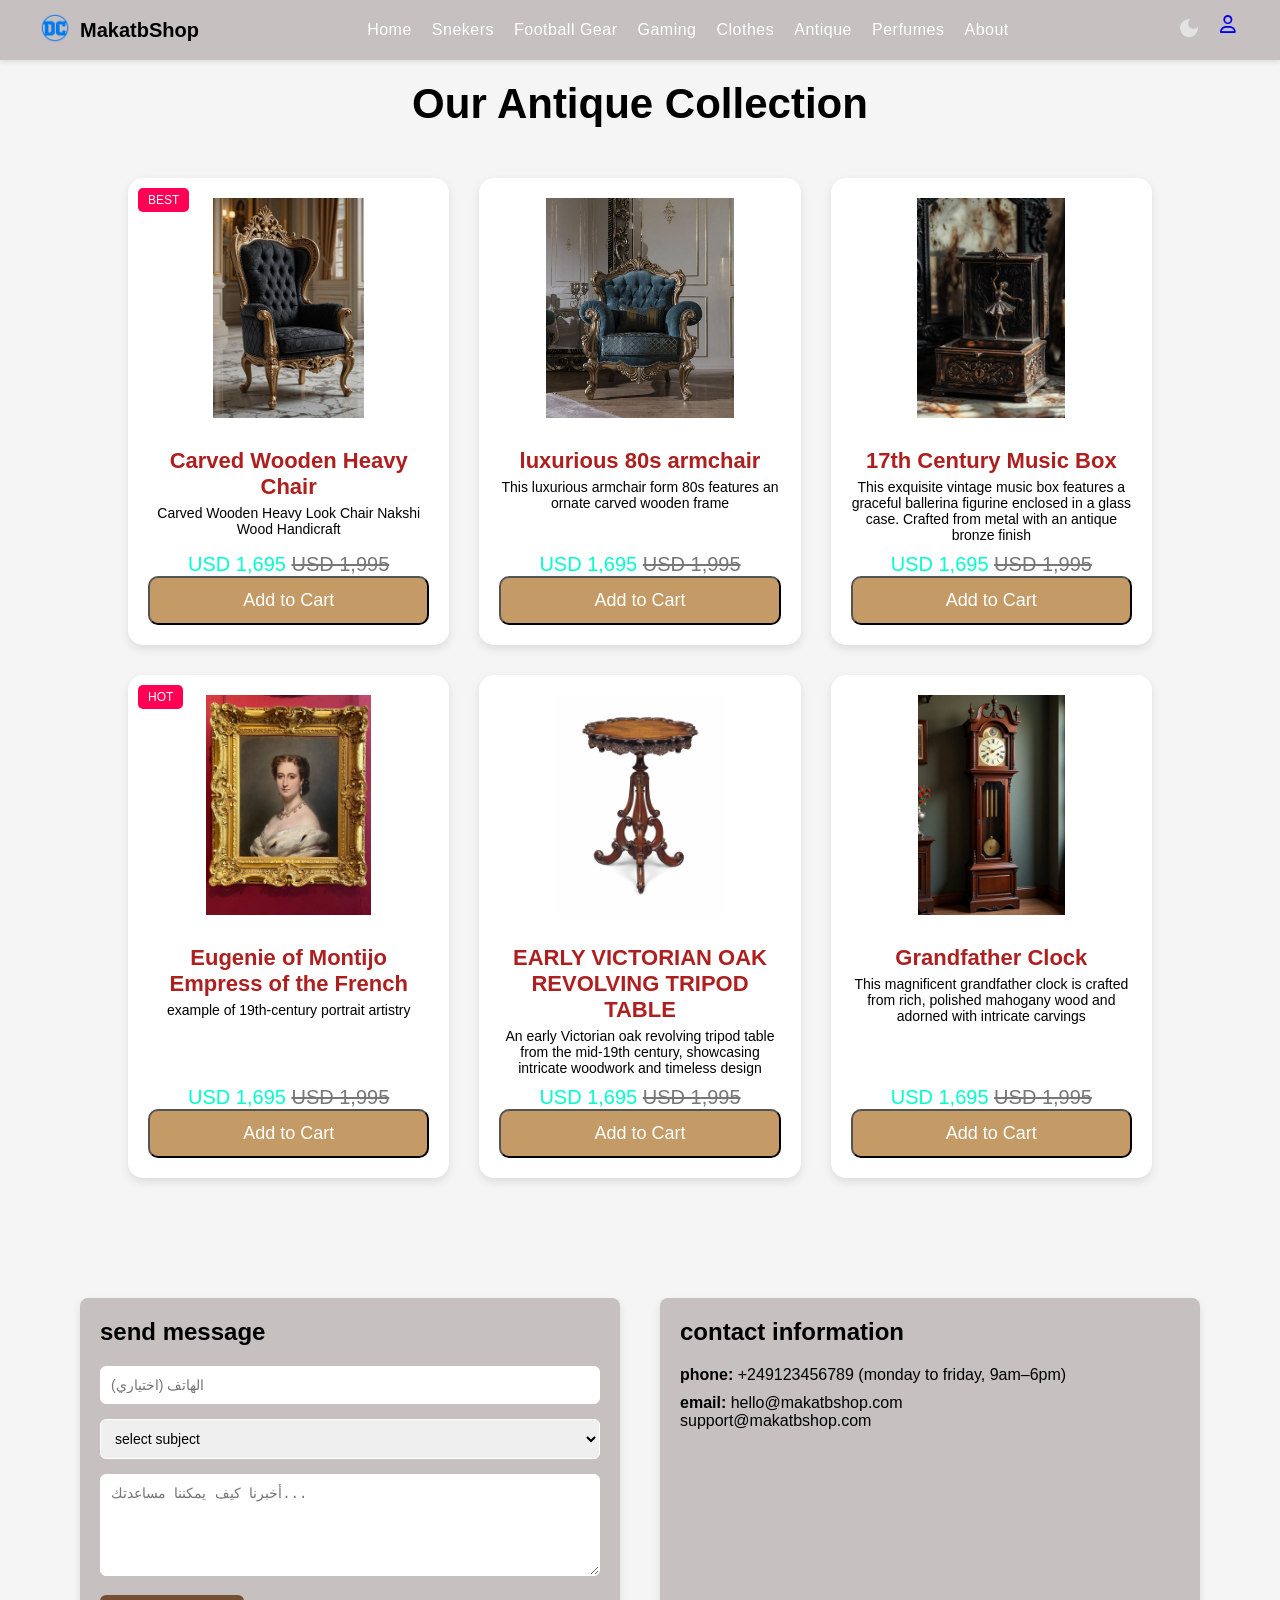
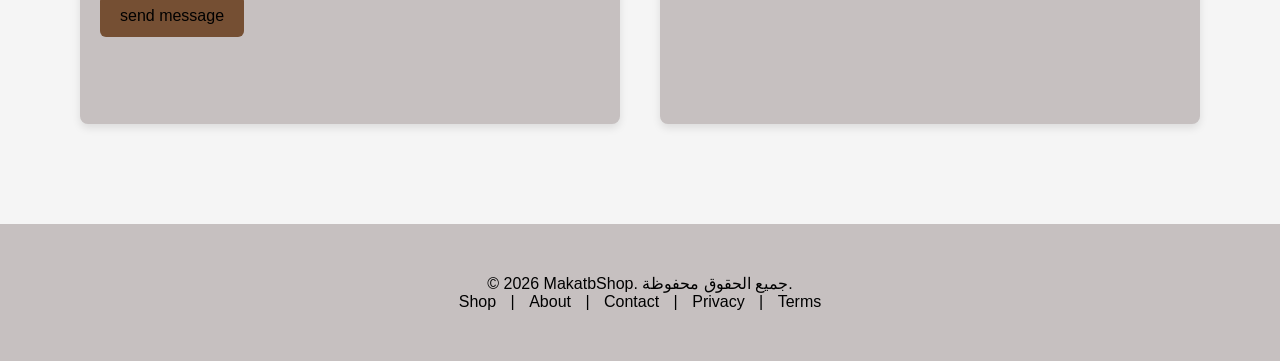
<file: html/antique.html>
<!DOCTYPE html>
<head>
  <meta charset="UTF-8">
  <title>MakatbShop</title>
 <link rel="stylesheet" href="/css/antique.css">
 <link rel="stylesheet" href="https://cdnjs.cloudflare.com/ajax/libs/font-awesome/6.5.0/css/all.min.css">
<script type="text/javascript" src="/java/darkmoode.js" defer></script>
<link rel="preconnect" href="https://fonts.googleapis.com">
<link rel="preconnect" href="https://fonts.gstatic.com" crossorigin>
<link href="https://fonts.googleapis.com/css2?family=Inter:ital,opsz,wght@0,14..32,100..900;1,14..32,100..900&family=Open+Sans:ital,wght@0,300..800;1,300..800&family=Roboto:ital,wght@0,100..900;1,100..900&display=swap" rel="stylesheet">
</head>
<body>

  <header>
  
  <div class="logo">
    <a href="/index.html"><img src="/imgs/DC_logo.png" alt="Logo"></a>
    MakatbShop
  </div>

    <nav>
    <ul class="nav-links">
      <li><a href="/index.html">Home</a></li>
      <li><a href="/html/sneakers.html">Snekers</a></li>
      <li><a href="/html/footbollgar.html">Football Gear</a></li>
      <li><a href="/html/game.html">Gaming</a></li>
      <li><a href="/html/clo.html">Clothes</a></li>
      <li><a href="/html/antique.html">Antique</a></li>
      <li><a href="/html/perfumes.html">Perfumes</a></li>
      <li><a href="#about">About</a></li>
    </ul>
  </nav>

  
  <div class="icons">
    <div id="theme-switch">
        <svg xmlns="http://www.w3.org/2000/svg" height="24px" viewBox="0 -960 960 960" width="24px" fill="#e3e3e3">
            <path d="M480-120q-150 0-255-105T120-480q0-150 105-255t255-105q14 0 27.5 1t26.5 3q-41 29-65.5 75.5T444-660q0 90 63 153t153 63q55 0 101-24.5t75-65.5q2 13 3 26.5t1 27.5q0 150-105 255T480-120Z"/></svg>
        <svg xmlns="http://www.w3.org/2000/svg" height="24px" viewBox="0 -960 960 960" width="24px" fill="#e3e3e3">
            <path d="M338.5-338.5Q280-397 280-480t58.5-141.5Q397-680 480-680t141.5 58.5Q680-563 680-480t-58.5 141.5Q563-280 480-280t-141.5-58.5ZM200-440H40v-80h160v80Zm720 0H760v-80h160v80ZM440-760v-160h80v160h-80Zm0 720v-160h80v160h-80ZM256-650l-101-97 57-59 96 100-52 56Zm492 496-97-101 53-55 101 97-57 59Zm-98-550 97-101 59 57-100 96-56-52ZM154-212l101-97 55 53-97 101-59-57Z"/></svg>
     </div class="icons">
    <a href="login.html"><i class="fa-regular fa-user"></i></a>
  </div>
</header>
<section class="products">
    <h2>Our Antique Collection</h2>
    <div class="grid">
        <div class="card">
            <span class="badge">BEST</span>
            <img src="/imgs/chr11.jpg" alt="chair">
            <h3>Carved Wooden Heavy Chair</h3>
            <p class="desc">Carved Wooden Heavy Look Chair Nakshi Wood Handicraft</p>
            <p class="price">USD  1,695 <span style="color:#777; text-decoration: line-through;">USD 1,995</span></p>
            <button class="btn">Add to Cart</button>
        </div>
        <div class="card">
            <img src="/imgs/chr22.jpg" alt="chair">
            <h3>luxurious 80s armchair</h3>
            <p class="desc">This luxurious armchair form 80s features an ornate carved wooden frame</p>
            <p class="price">USD  1,695 <span style="color:#777; text-decoration: line-through;">USD 1,995</span></p>
            <button class="btn">Add to Cart</button>
        </div>
        <div class="card">
            
            <img src="/imgs/music box.jpg" alt="music box">
            <h3>17th Century Music Box</h3>
            <p class="desc">This exquisite vintage music box features a graceful ballerina figurine enclosed in a glass case.
                            Crafted from metal with an antique bronze finish</p>
            <p class="price">USD  1,695 <span style="color:#777; text-decoration: line-through;">USD 1,995</span></p>
            <button class="btn">Add to Cart</button>
        </div>
        <div class="card">
            <span class="badge">HOT</span>
            <img src="/imgs/Empress.jpg" alt="Empress">
            <h3>Eugenie of Montijo Empress of the French</h3>
            <p class="desc">example of 19th‑century portrait artistry</p>
           <p class="price">USD  1,695 <span style="color:#777; text-decoration: line-through;">USD 1,995</span></p>
            <button class="btn">Add to Cart</button>
        </div>

        <div class="card">
            
            <img src="/imgs/AN EARLY VICTORIAN OAK REVOLVING TRIPOD TABLE, MID-19TH CENTURY _ Christie's.jpg" alt="table">
            <h3> EARLY VICTORIAN OAK REVOLVING TRIPOD TABLE</h3>
            <p class="desc">An early Victorian oak revolving tripod table from the mid-19th century, showcasing intricate woodwork and timeless design</p>
            <p class="price">USD  1,695 <span style="color:#777; text-decoration: line-through;">USD 1,995</span></p>
            <button class="btn">Add to Cart</button>
        </div>
        <div class="card">
            <img src="/imgs/cloc.jpg" alt="Clock">
            <h3>Grandfather Clock</h3>
            <p class="desc">This magnificent grandfather clock is crafted from rich, polished mahogany wood and adorned with intricate carvings</p>
            <p class="price">USD  1,695 <span style="color:#777; text-decoration: line-through;">USD 1,995</span></p>
            <button class="btn">Add to Cart</button>
        </div>
    </div>
</section>
</main>
<div class="contact-container" id="about">
  <!-- نموذج التواصل -->
  <div class="contact-form">
    <h2>send message</h2>
    <input type="tel" placeholder="الهاتف (اختياري)" maxlength="15" oninput="this.value = this.value.replace(/[^0-9+]/g, '')">
    <select>
      <option>select subject</option>
      <option>ask for support</option>
      <option>general inquiry</option>
    </select>
    <textarea rows="5" maxlength="500" placeholder="أخبرنا كيف يمكننا مساعدتك..."></textarea>
    <button type="submit">send message</button>
  </div>

  <!-- معلومات الاتصال -->
  <div class="contact-info">
    <h2>contact information</h2>
    <p><strong>phone:</strong> +249123456789 (monday to friday, 9am–6pm)</p>
    <p><strong>email:</strong> hello@makatbshop.com<br>support@makatbshop.com</p>
    <div class="map">
      <iframe src="https://www.google.com/maps/embed?pb=!1m18!1m12!1m3!1d3459.942278832306!2d31.313561144519642!3d29.865938441352842!2m3!1f0!2f0!3f0!3m2!1i1024!2i768!4f13.1!3m3!1m2!1s0x1458368becfaa68d%3A0xb8a6f7d9576f81f8!2z2YPZhNmK2Kkg2KfZhNit2KfYs9io2KfYqiDZiNin2YTYsNmD2KfYoSDYp9mE2KfYtdi32YbYp9i52YrYjCDYrNin2YXYudipINit2YTZiNin2YY!5e0!3m2!1sen!2seg!4v1777311661950!5m2!1sen!2seg"
              width="100%" height="250" style="border:0;" allowfullscreen="" loading="lazy"></iframe>
    </div>
  </div>
</div>

<footer>
  <p>© 2026 MakatbShop. جميع الحقوق محفوظة.</p>
  <a href="#">Shop</a> | <a href="#">About</a> | <a href="#">Contact</a> | <a href="#">Privacy</a> | <a href="#">Terms</a>
</footer>

</body>
</html>

</body>
</html>
</file>
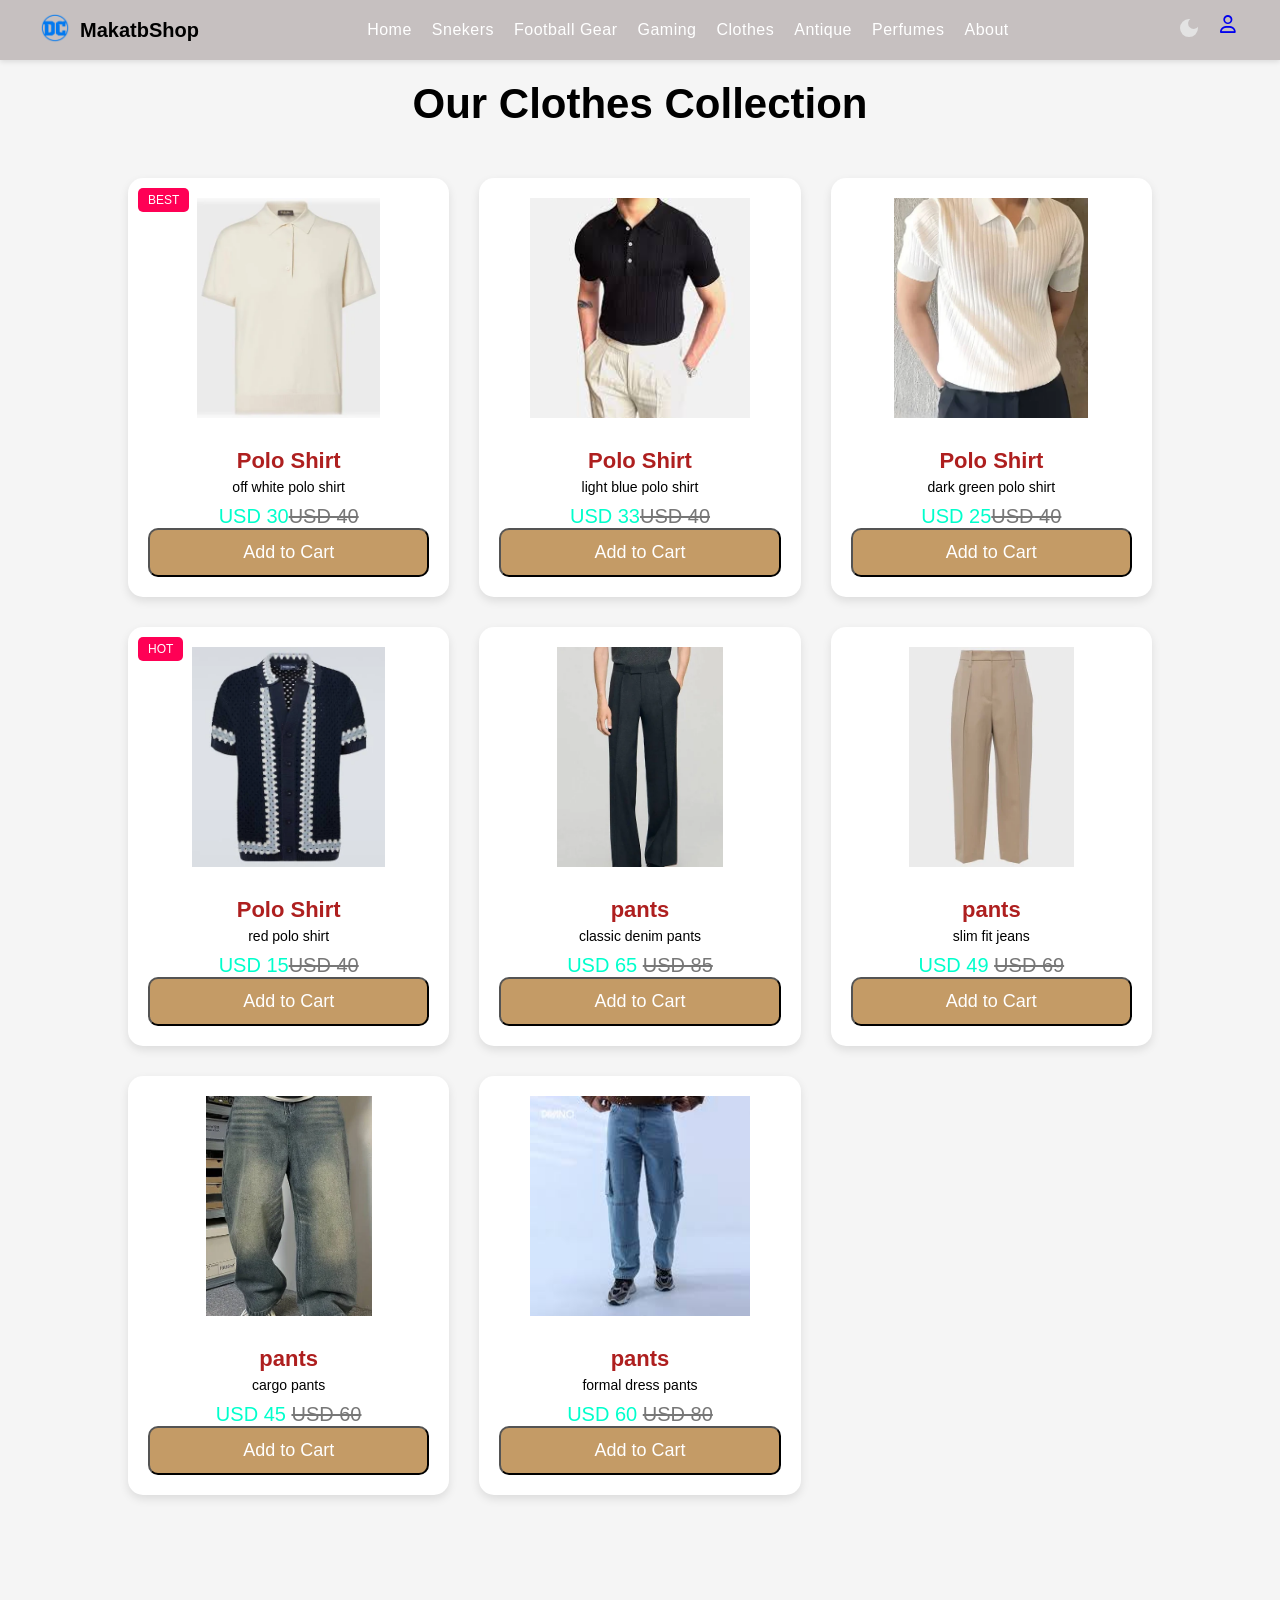
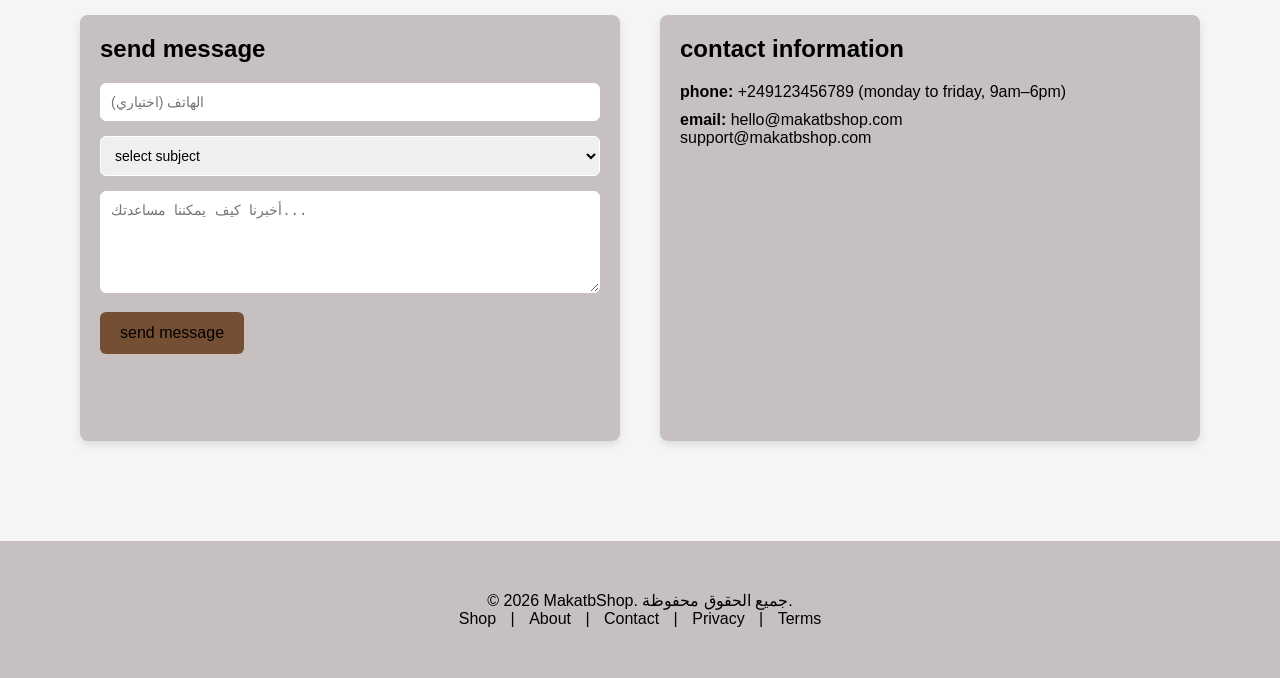
<file: html/clo.html>
<!DOCTYPE html>
<head>
  <meta charset="UTF-8">
  <title>MakatbShop</title>
 <link rel="stylesheet" href="/css/antique.css">
 <link rel="stylesheet" href="https://cdnjs.cloudflare.com/ajax/libs/font-awesome/6.5.0/css/all.min.css">
<script type="text/javascript" src="/java/darkmoode.js" defer></script>
<link rel="preconnect" href="https://fonts.googleapis.com">
<link rel="preconnect" href="https://fonts.gstatic.com" crossorigin>
<link href="https://fonts.googleapis.com/css2?family=Inter:ital,opsz,wght@0,14..32,100..900;1,14..32,100..900&family=Open+Sans:ital,wght@0,300..800;1,300..800&family=Roboto:ital,wght@0,100..900;1,100..900&display=swap" rel="stylesheet">
</head>
<body>

  <header>

  <div class="logo">
    <a href="/index.html"><img src="/imgs/DC_logo.png" alt="Logo"></a>
    MakatbShop
  </div>

    <nav>
    <ul class="nav-links">
      <li><a href="/index.html">Home</a></li>
      <li><a href="/html/sneakers.html">Snekers</a></li>
      <li><a href="/html/footbollgar.html">Football Gear</a></li>
      <li><a href="/html/game.html">Gaming</a></li>
      <li><a href="/html/clo.html">Clothes</a></li>
      <li><a href="/html/antique.html">Antique</a></li>
      <li><a href="/html/perfumes.html">Perfumes</a></li>
      <li><a href="#about">About</a></li>
    </ul>
  </nav>


  <div class="icons">
    <div id="theme-switch">
        <svg xmlns="http://www.w3.org/2000/svg" height="24px" viewBox="0 -960 960 960" width="24px" fill="#e3e3e3">
            <path d="M480-120q-150 0-255-105T120-480q0-150 105-255t255-105q14 0 27.5 1t26.5 3q-41 29-65.5 75.5T444-660q0 90 63 153t153 63q55 0 101-24.5t75-65.5q2 13 3 26.5t1 27.5q0 150-105 255T480-120Z"/></svg>
        <svg xmlns="http://www.w3.org/2000/svg" height="24px" viewBox="0 -960 960 960" width="24px" fill="#e3e3e3">
            <path d="M338.5-338.5Q280-397 280-480t58.5-141.5Q397-680 480-680t141.5 58.5Q680-563 680-480t-58.5 141.5Q563-280 480-280t-141.5-58.5ZM200-440H40v-80h160v80Zm720 0H760v-80h160v80ZM440-760v-160h80v160h-80Zm0 720v-160h80v160h-80ZM256-650l-101-97 57-59 96 100-52 56Zm492 496-97-101 53-55 101 97-57 59Zm-98-550 97-101 59 57-100 96-56-52ZM154-212l101-97 55 53-97 101-59-57Z"/></svg>
     </div class="icons">
    <a href="login.html"><i class="fa-regular fa-user"></i></a>
  </div>
</header>
<section class="products">
    <h2>Our Clothes Collection</h2>
    <div class="grid">
        <div class="card">
            <span class="badge">BEST</span>
            <img src="/imgs/polo1.webp" alt="Polo Shirt">
            <h3>Polo Shirt</h3>
            <p class="desc">off white polo shirt</p>
            <p class="price">USD 30<span style="color:#777; text-decoration: line-through;">USD 40</span></p>
            <button class="btn">Add to Cart</button>
        </div>
        <div class="card">
            <img src="/imgs/polo2.jpg" alt="Polo Shirt">
            <h3>Polo Shirt</h3>
            <p class="desc">light blue polo shirt</p>
            <p class="price">USD 33<span style="color:#777; text-decoration: line-through;">USD 40</span></p>
            <button class="btn">Add to Cart</button>
        </div>
        <div class="card">
            
            <img src="/imgs/polo3.webp" alt="Polo Shirt">
            <h3>Polo Shirt</h3>
            <p class="desc">dark green polo shirt</p>
            <p class="price">USD 25<span style="color:#777; text-decoration: line-through;">USD 40</span></p>
            <button class="btn">Add to Cart</button>
        </div>
        <div class="card">
            <span class="badge">HOT</span>
            <img src="/imgs/polo4webp.webp" alt="Polo Shirt">
            <h3>Polo Shirt</h3>
            <p class="desc">red polo shirt</p>
           <p class="price">USD 15<span style="color:#777; text-decoration: line-through;">USD 40</span></p>
            <button class="btn">Add to Cart</button>
        </div>

        <div class="card">
            
            <img src="/imgs/pans.webp" alt="pants">
            <h3>pants</h3>
            <p class="desc">classic denim pants</p>
            <p class="price">USD 65 <span style="color:#777; text-decoration: line-through;">USD 85</span></p>
            <button class="btn">Add to Cart</button>
        </div>
        <div class="card">
            <img src="/imgs/pans2.webp" alt="pans">
            <h3>pants</h3>
            <p class="desc">slim fit jeans</p>
            <p class="price">USD 49 <span style="color:#777; text-decoration: line-through;">USD 69</span></p>
            <button class="btn">Add to Cart</button>
        </div>
        <div class="card">
            <img src="/imgs/pans3.webp" alt="pans">
            <h3>pants</h3>
            <p class="desc">cargo pants</p>
            <p class="price">USD  45 <span style="color:#777; text-decoration: line-through;">USD 60</span></p>
            <button class="btn">Add to Cart</button>
        </div>
        <div class="card">
            <img src="/imgs/pans5.jpg" alt="pans">
            <h3>pants</h3>
            <p class="desc">formal dress pants</p>
            <p class="price">USD  60 <span style="color:#777; text-decoration: line-through;">USD 80</span></p>
            <button class="btn">Add to Cart</button>
        </div>
    </div>
</section>
</main>
<div class="contact-container" id="about">
  <!-- نموذج التواصل -->
  <div class="contact-form">
    <h2>send message</h2>
    <input type="tel" placeholder="الهاتف (اختياري)" maxlength="15" oninput="this.value = this.value.replace(/[^0-9+]/g, '')">
    <select>
      <option>select subject</option>
      <option>ask for support</option>
      <option>general inquiry</option>
    </select>
    <textarea rows="5" maxlength="500" placeholder="أخبرنا كيف يمكننا مساعدتك..."></textarea>
    <button type="submit">send message</button>
  </div>

  <!-- معلومات الاتصال -->
  <div class="contact-info">
    <h2>contact information</h2>
    <p><strong>phone:</strong> +249123456789 (monday to friday, 9am–6pm)</p>
    <p><strong>email:</strong> hello@makatbshop.com<br>support@makatbshop.com</p>
    <div class="map">
      <iframe src="https://www.google.com/maps/embed?pb=!1m18!1m12!1m3!1d3459.942278832306!2d31.313561144519642!3d29.865938441352842!2m3!1f0!2f0!3f0!3m2!1i1024!2i768!4f13.1!3m3!1m2!1s0x1458368becfaa68d%3A0xb8a6f7d9576f81f8!2z2YPZhNmK2Kkg2KfZhNit2KfYs9io2KfYqiDZiNin2YTYsNmD2KfYoSDYp9mE2KfYtdi32YbYp9i52YrYjCDYrNin2YXYudipINit2YTZiNin2YY!5e0!3m2!1sen!2seg!4v1777311661950!5m2!1sen!2seg"
              width="100%" height="250" style="border:0;" allowfullscreen="" loading="lazy"></iframe>
    </div>
  </div>
</div>

<footer>
  <p>© 2026 MakatbShop. جميع الحقوق محفوظة.</p>
  <a href="#">Shop</a> | <a href="#">About</a> | <a href="#">Contact</a> | <a href="#">Privacy</a> | <a href="#">Terms</a>
</footer>

</body>
</html>

</body>
</html>
</file>
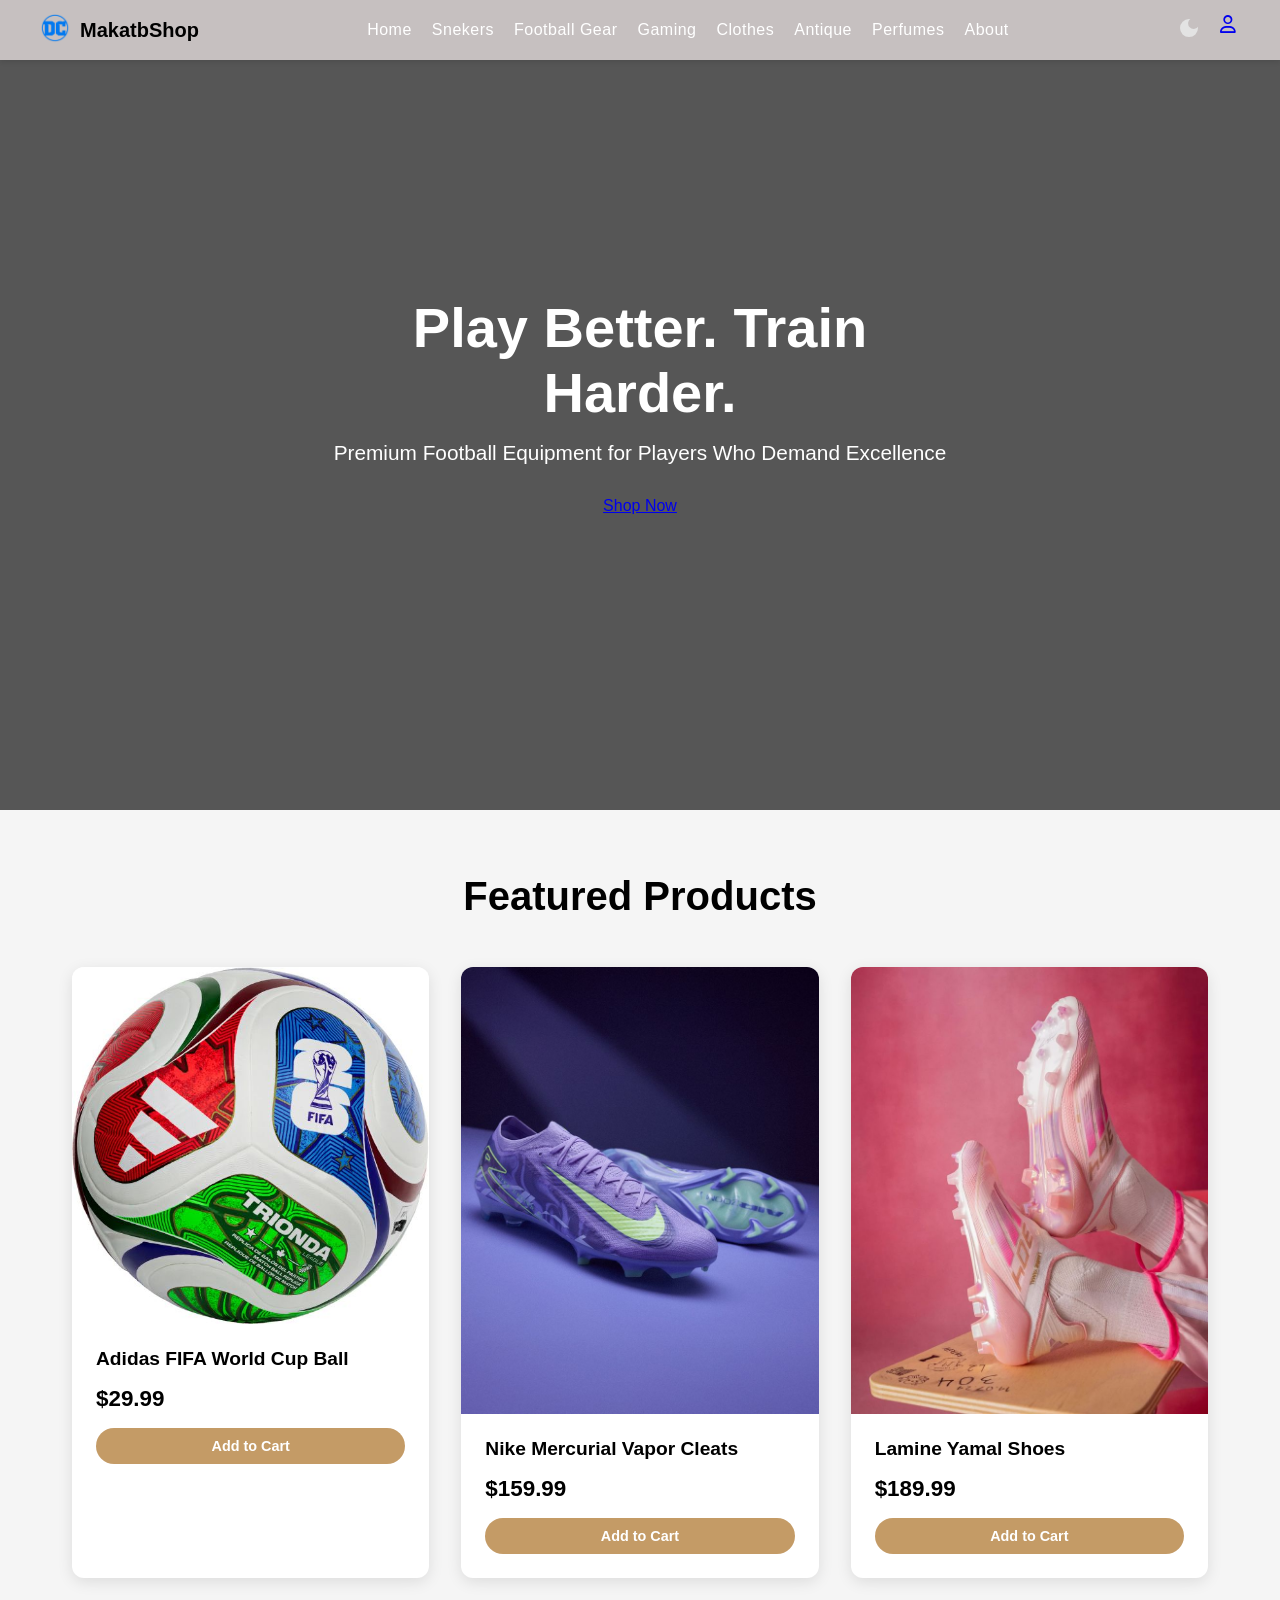
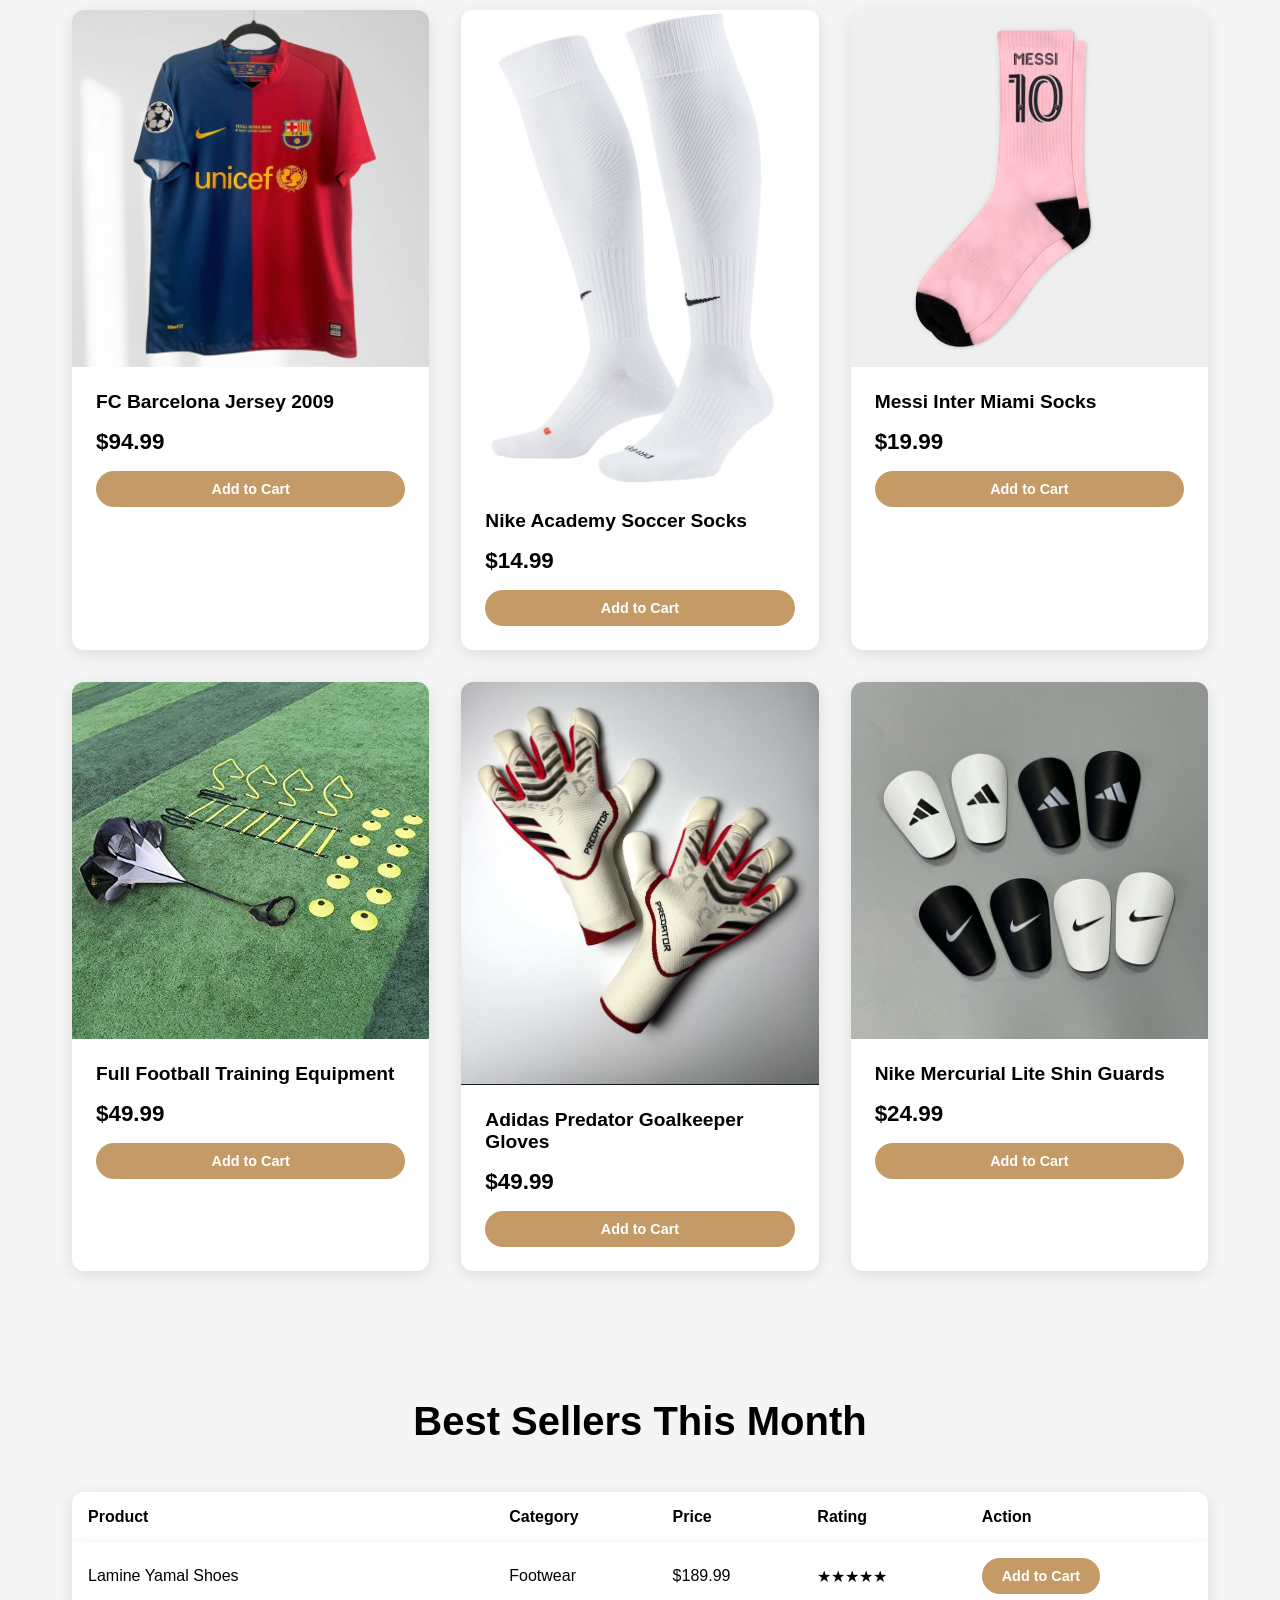
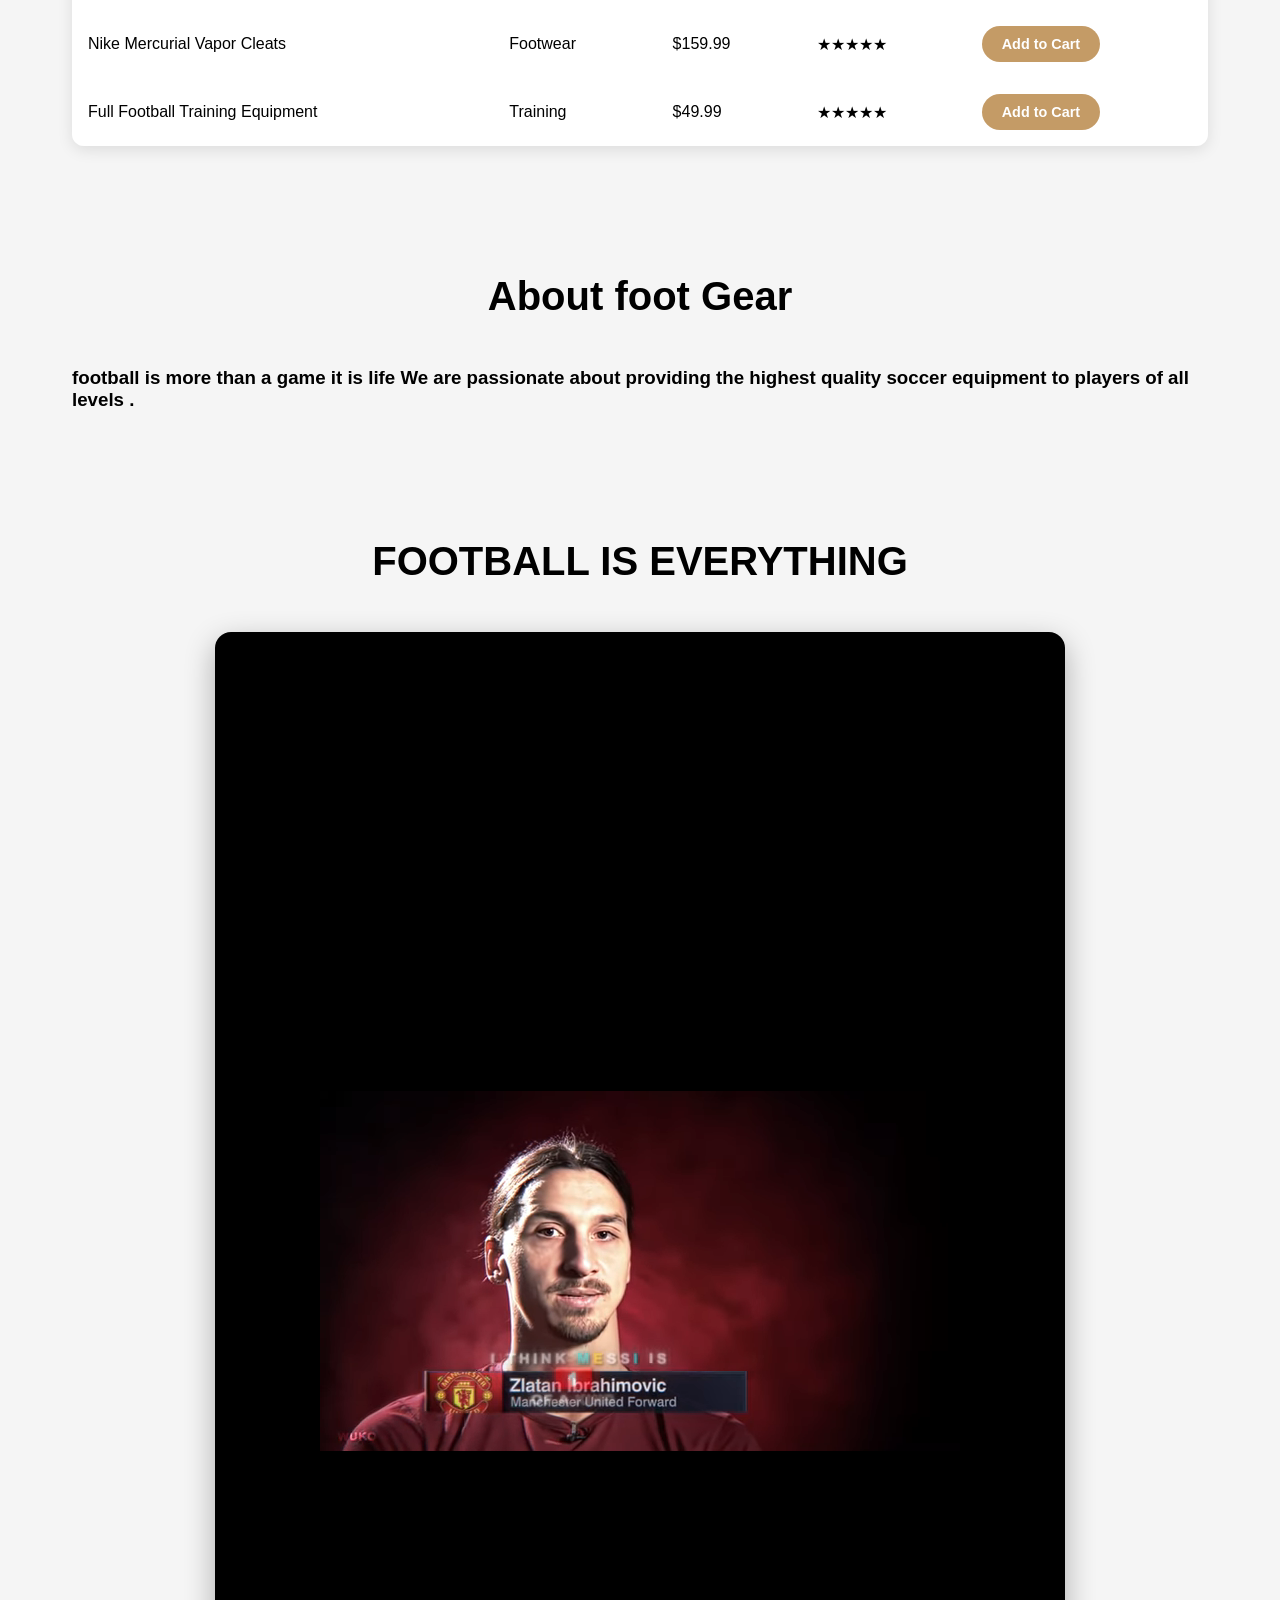
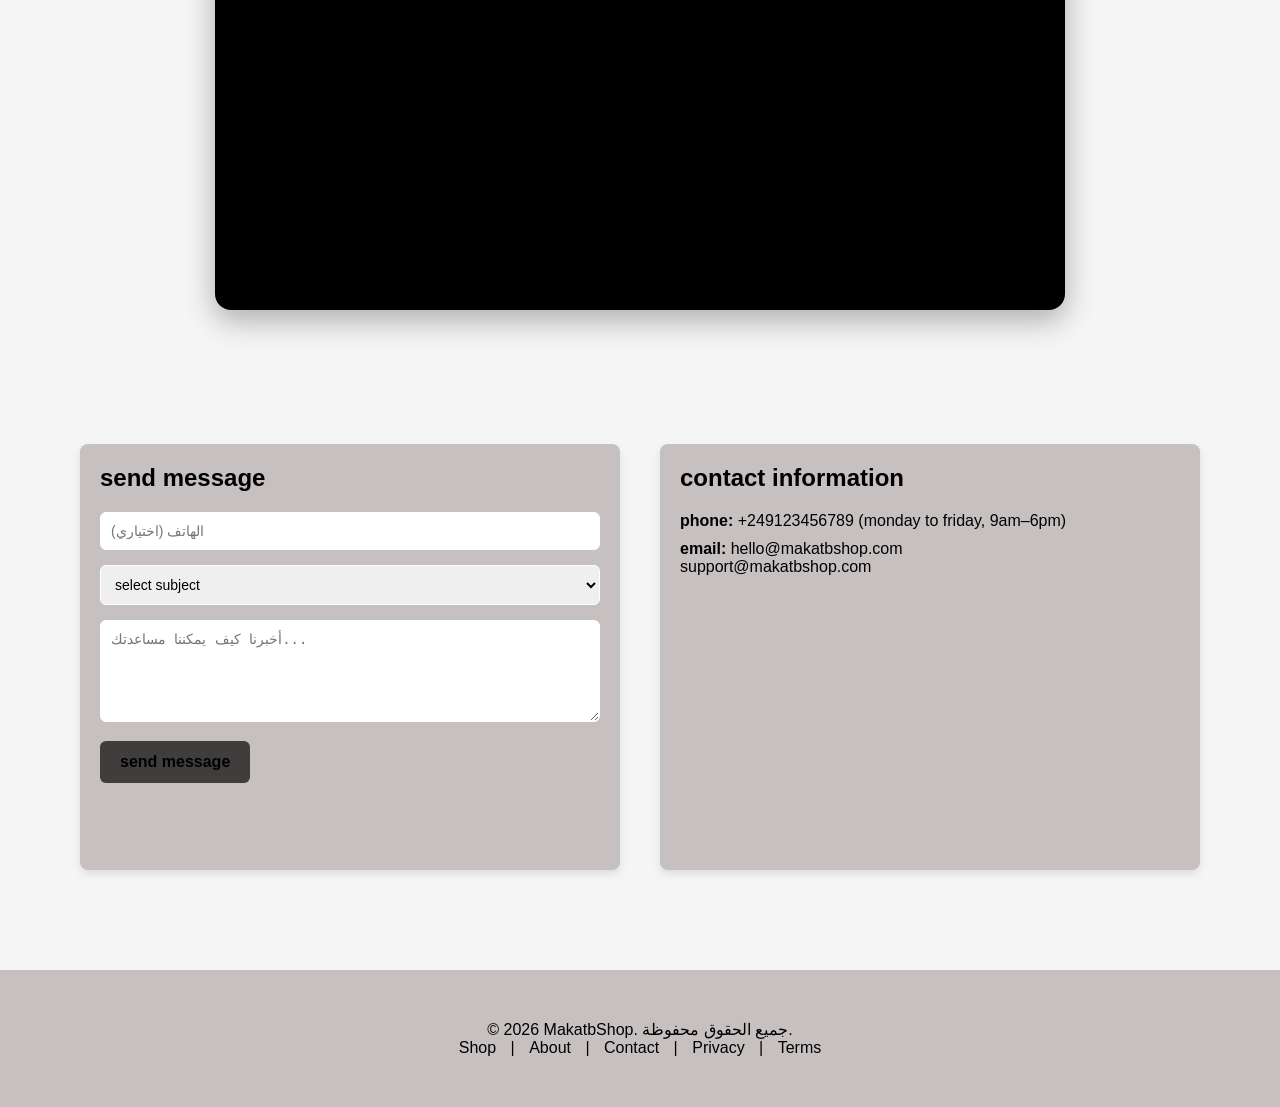
<file: html/footbollgar.html>
<!DOCTYPE html>
<head>
  <meta charset="UTF-8">
  <title>MakatbShop</title>
 <link rel="stylesheet" href="/css/football-gear.css">
 <link rel="stylesheet" href="https://cdnjs.cloudflare.com/ajax/libs/font-awesome/6.5.0/css/all.min.css">
<script type="text/javascript" src="/java/darkmoode.js" defer></script>
<link rel="preconnect" href="https://fonts.googleapis.com">
<link rel="preconnect" href="https://fonts.gstatic.com" crossorigin>
<link href="https://fonts.googleapis.com/css2?family=Inter:ital,opsz,wght@0,14..32,100..900;1,14..32,100..900&family=Open+Sans:ital,wght@0,300..800;1,300..800&family=Roboto:ital,wght@0,100..900;1,100..900&display=swap" rel="stylesheet">
</head>
<body>

  <header>
  
   <div class="logo">
    <a href="/index.html"><img src="/imgs/DC_logo.png" alt="Logo"></a>
    MakatbShop
  </div>

    <nav>
    <ul class="nav-links">
      <li><a href="/index.html">Home</a></li>
      <li><a href="/html/sneakers.html">Snekers</a></li>
      <li><a href="/html/footbollgar.html">Football Gear</a></li>
      <li><a href="/html/game.html">Gaming</a></li>
      <li><a href="/html/clo.html">Clothes</a></li>
      <li><a href="/html/antique.html">Antique</a></li>
      <li><a href="/html/perfumes.html">Perfumes</a></li>
      <li><a href="#about">About</a></li>
    </ul>
  </nav>

  
  <div class="icons">
    <div id="theme-switch">
        <svg xmlns="http://www.w3.org/2000/svg" height="24px" viewBox="0 -960 960 960" width="24px" fill="#e3e3e3">
            <path d="M480-120q-150 0-255-105T120-480q0-150 105-255t255-105q14 0 27.5 1t26.5 3q-41 29-65.5 75.5T444-660q0 90 63 153t153 63q55 0 101-24.5t75-65.5q2 13 3 26.5t1 27.5q0 150-105 255T480-120Z"/></svg>
        <svg xmlns="http://www.w3.org/2000/svg" height="24px" viewBox="0 -960 960 960" width="24px" fill="#e3e3e3">
            <path d="M338.5-338.5Q280-397 280-480t58.5-141.5Q397-680 480-680t141.5 58.5Q680-563 680-480t-58.5 141.5Q563-280 480-280t-141.5-58.5ZM200-440H40v-80h160v80Zm720 0H760v-80h160v80ZM440-760v-160h80v160h-80Zm0 720v-160h80v160h-80ZM256-650l-101-97 57-59 96 100-52 56Zm492 496-97-101 53-55 101 97-57 59Zm-98-550 97-101 59 57-100 96-56-52ZM154-212l101-97 55 53-97 101-59-57Z"/></svg>
     </div class="icons">
    <a href="login.html"><i class="fa-regular fa-user"></i></a>
  </div>
</header>

<main>

    
    <section id="home" class="hero">
        <div class="hero-content">
            <h2>Play Better. Train Harder.</h2>
            <p>Premium Football Equipment for Players Who Demand Excellence</p>
            <a href="#products" class="btn">Shop Now</a>
        </div>
    </section>

    
    <section id="products" class="products-section">
        <div class="container">
            <h2>Featured Products</h2>
            <div class="products-grid">

                <article class="product-card">
                    <img src="/imgs/bool.jpg" alt="Adidas FIFA World Cup Ball">
                    <div class="product-info">
                        <h3>Adidas FIFA World Cup Ball</h3>
                        <p class="price">$29.99</p>
                        <button type="button" class="buy-button">Add to Cart</button>
                    </div>
                </article>

                <article class="product-card">
                    <img src="/imgs/prsoo.jpg" alt="Nike Mercurial Vapor Cleats">
                    <div class="product-info">
                        <h3>Nike Mercurial Vapor Cleats</h3>
                        <p class="price">$159.99</p>
                        <button type="button" class="buy-button">Add to Cart</button>
                    </div>
                </article>

                
                <article class="product-card">
                    <img src="/imgs/binkso.jpg" alt="Lamine Yamal Signature Shoes">
                    <div class="product-info">
                        <h3>Lamine Yamal Shoes</h3>
                        <p class="price">$189.99</p>
                        <button type="button" class="buy-button">Add to Cart</button>
                    </div>
                </article>

                <article class="product-card">
                    <img src="/imgs/bts.jpg" alt="FC Barcelona Jersey 2009">
                    <div class="product-info">
                        <h3>FC Barcelona Jersey 2009</h3>
                        <p class="price">$94.99</p>
                        <button type="button" class="buy-button">Add to Cart</button>
                    </div>
                </article>

                <article class="product-card">
                    <img src="/imgs/whsr.jpg" alt="Nike Academy Over-The-Calf Soccer Socks">
                    <div class="product-info">
                        <h3>Nike Academy Soccer Socks</h3>
                        <p class="price">$14.99</p>
                        <button type="button" class="buy-button">Add to Cart</button>
                    </div>
                </article>

                <article class="product-card">
                    <img src="/imgs/mess.jpg" alt="Messi Socks">
                    <div class="product-info">
                        <h3>Messi Inter Miami Socks</h3>
                        <p class="price">$19.99</p>
                        <button type="button" class="buy-button">Add to Cart</button>
                    </div>
                </article>

                <article class="product-card">
                    <img src="/imgs/gar.jpg" alt="Full Football Training Equipment">
                    <div class="product-info">
                        <h3>Full Football Training Equipment</h3>
                        <p class="price">$49.99</p>
                        <button type="button" class="buy-button">Add to Cart</button>
                    </div>
                </article>

                <article class="product-card">
                    <img src="/imgs/galfs.jpg" alt="Adidas Predator Goalkeeper Gloves">
                    <div class="product-info">
                        <h3>Adidas Predator Goalkeeper Gloves</h3>
                        <p class="price">$49.99</p>
                        <button type="button" class="buy-button">Add to Cart</button>
                    </div>
                </article>

                <article class="product-card">
                    <img src="/imgs/hamai.jpg" alt="Nike Mercurial Lite Shin Guards">
                    <div class="product-info">
                        <h3>Nike Mercurial Lite Shin Guards</h3>
                        <p class="price">$24.99</p>
                        <button type="button" class="buy-button">Add to Cart</button>
                    </div>
                </article>

            </div>
        </div>
    </section>

    <!-- كمل اكتب افضل المبيعات بكرة انا زهجت-->
    <section id="bestsellers" class="bestsellers-section">
        <div class="container">
            <h2>Best Sellers This Month</h2>
            <table class="products-table">
                <thead class="ctable">
                    <tr>
                        <th>Product</th>
                        <th>Category</th>
                        <th>Price</th>
                        <th>Rating</th>
                        <th>Action</th>
                    </tr>
                </thead>
                <tbody class="ctable">
                    <tr >
                        <td>Lamine Yamal Shoes</td>
                        <td>Footwear</td>
                        <td>$189.99</td>
                        <td>★★★★★</td>
                        <td><button type="button" class="buy-button">Add to Cart</button></td>
                    </tr>
                    <tr>
                        <td>Nike Mercurial Vapor Cleats</td>
                        <td>Footwear</td>
                        <td>$159.99</td>
                        <td>★★★★★</td>
                        <td><button type="button" class="buy-button">Add to Cart</button></td>
                    </tr>
                    <tr>
                        <td>Full Football Training Equipment</td>
                        <td>Training</td>
                        <td>$49.99</td>
                        <td>★★★★★</td>
                        <td><button type="button" class="buy-button">Add to Cart</button></td>
                    </tr>
                </tbody>
            </table>
        </div>
    </section>

    <!-- يلهوييييييييييي-->
    <section id="about" class="about-section">
        <div class="container">
            <h2>About foot Gear</h2>
           
            <p><h3>football is more than a game it is life We are passionate about providing the highest quality soccer equipment to players of all levels .</h3></p>
        </div>
    </section>

    <!-- الفيديو ابا يشتغل مفروض عشان ش -->
    <section class="video-section">
        <div class="container">
            <h2 style="text-align: center;">FOOTBALL IS EVERYTHING</h2>
            <div class="video-wrapper" style="max-width: 850px; margin: 30px auto; border-radius: 16px; overflow: hidden; box-shadow: 0 10px 30px rgba(0,0,0,0.3); position: relative; padding-bottom: 56.25%; height: 0;">
                <iframe

                    style="position: absolute; top: 0; left: 0; width: 100%; height: 100%; border: 0;"
                     video src=" /imgs/messi.mp4"
                    title="Football Motivation" 
                    
                    frameborder="0" 
                    allowfullscreen>
                </iframe>
            </div>
        </div>
    </section>

    
  

</main>

<div class="contact-container" id="about">
  <!-- نموذج التواصل -->
  <div class="contact-form">
    <h2>send message</h2>
    <input type="tel" placeholder="الهاتف (اختياري)" maxlength="15" oninput="this.value = this.value.replace(/[^0-9+]/g, '')">
    <select>
      <option>select subject</option>
      <option>ask for support</option>
      <option>general inquiry</option>
    </select>
    <textarea rows="5" maxlength="500" placeholder="أخبرنا كيف يمكننا مساعدتك..."></textarea>
    <button type="submit" class="buy-button">send message</button>
  </div>

  <!-- معلومات الاتصال -->
  <div class="contact-info">
    <h2>contact information</h2>
    <p><strong>phone:</strong> +249123456789 (monday to friday, 9am–6pm)</p>
    <p><strong>email:</strong> hello@makatbshop.com<br>support@makatbshop.com</p>
    <div class="map">
      <iframe src="https://www.google.com/maps/embed?pb=!1m18!1m12!1m3!1d3459.942278832306!2d31.313561144519642!3d29.865938441352842!2m3!1f0!2f0!3f0!3m2!1i1024!2i768!4f13.1!3m3!1m2!1s0x1458368becfaa68d%3A0xb8a6f7d9576f81f8!2z2YPZhNmK2Kkg2KfZhNit2KfYs9io2KfYqiDZiNin2YTYsNmD2KfYoSDYp9mE2KfYtdi32YbYp9i52YrYjCDYrNin2YXYudipINit2YTZiNin2YY!5e0!3m2!1sen!2seg!4v1777311661950!5m2!1sen!2seg"
              width="100%" height="250" style="border:0;" allowfullscreen="" loading="lazy"></iframe>
    </div>
  </div>
</div>

<footer>
  <p>© 2026 MakatbShop. جميع الحقوق محفوظة.</p>
  <a href="#">Shop</a> | <a href="#">About</a> | <a href="#">Contact</a> | <a href="#">Privacy</a> | <a href="#">Terms</a>
</footer>
   
</body>
</html>
</file>
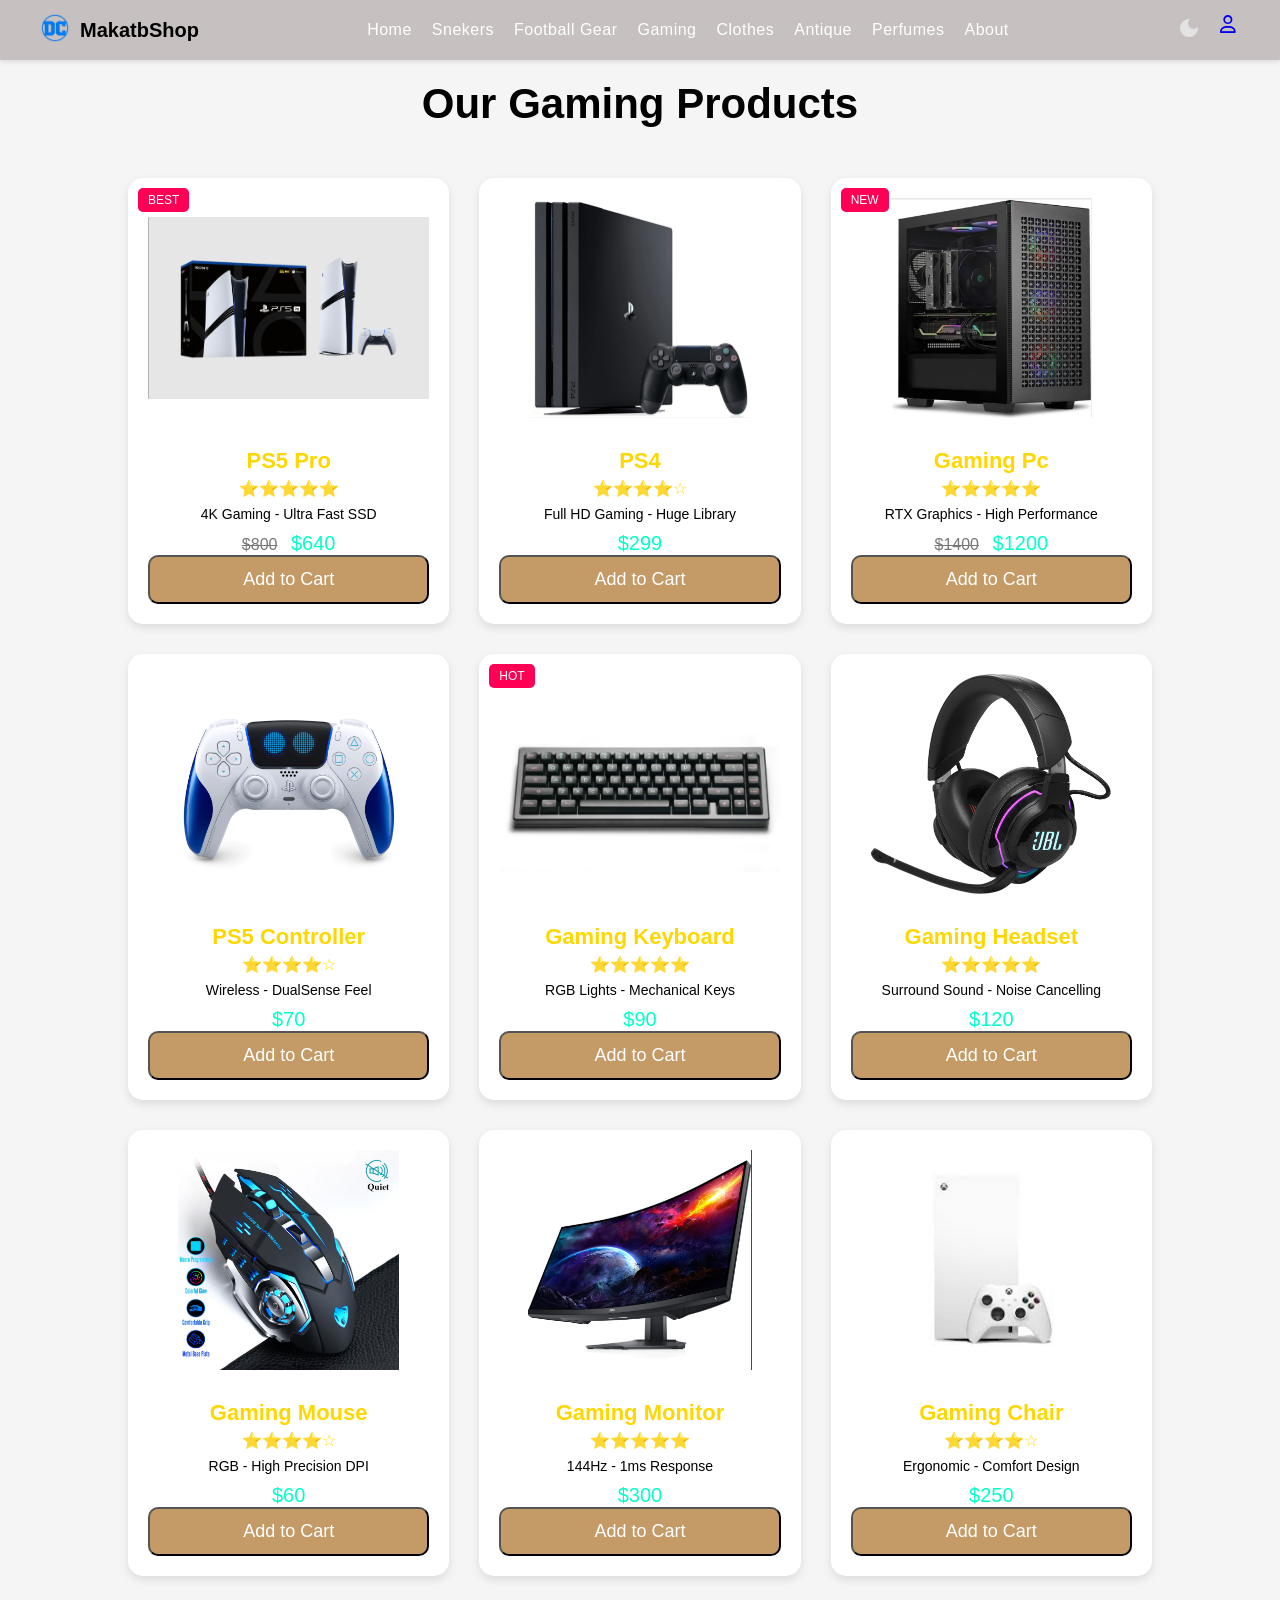
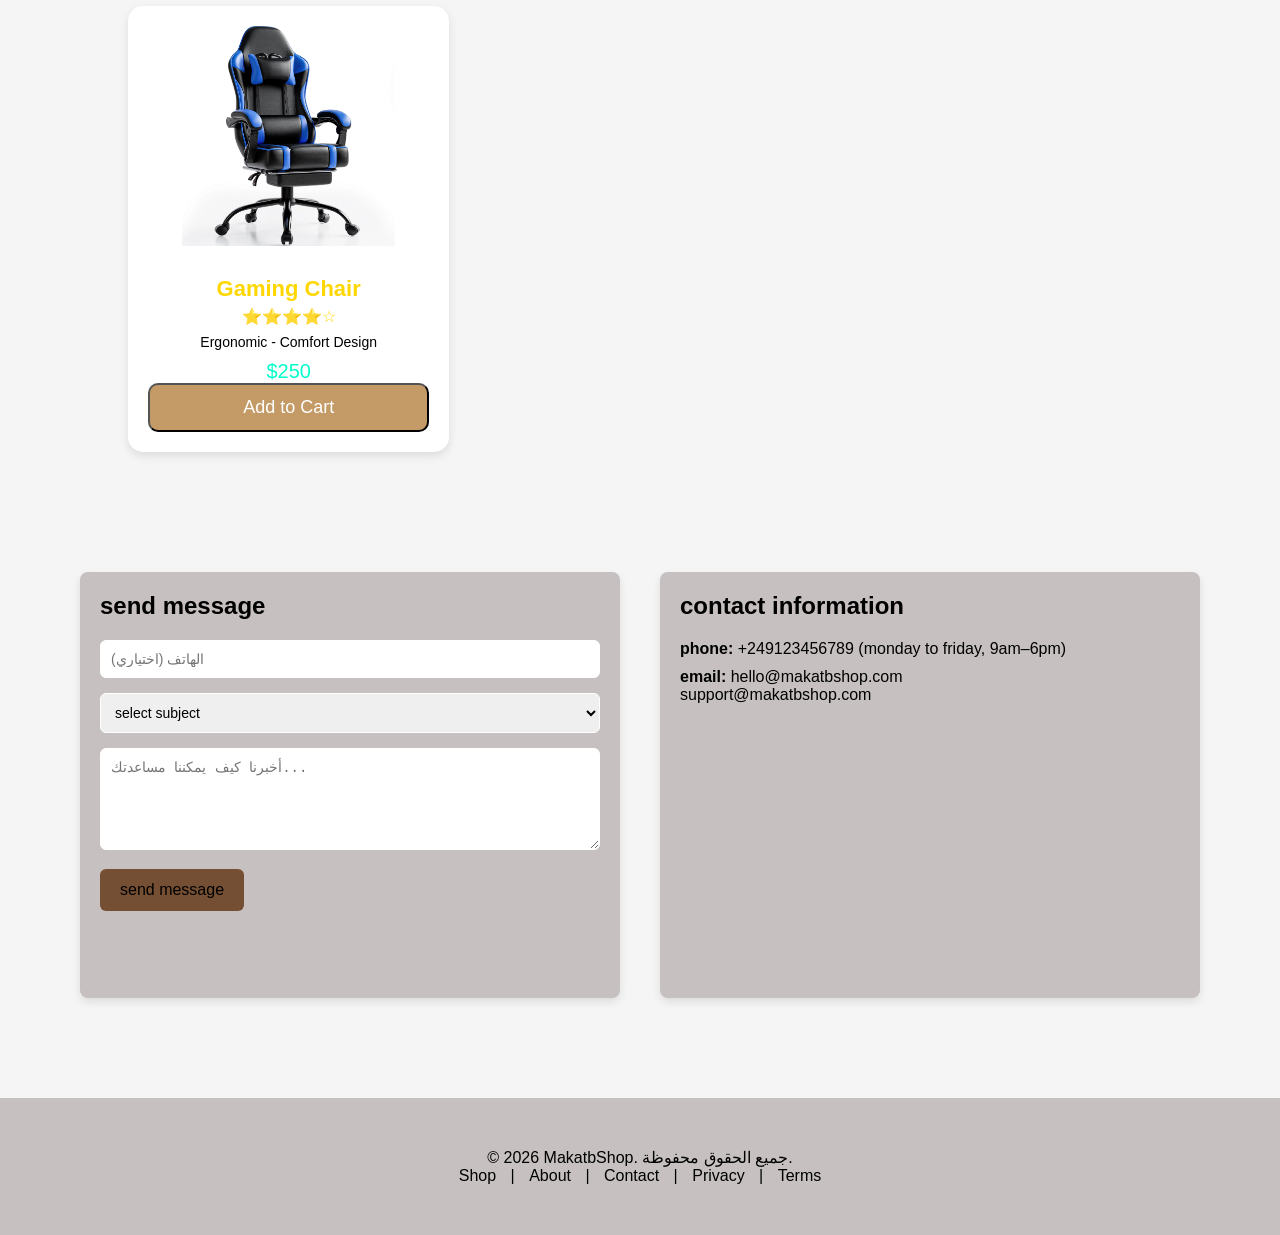
<file: html/game.html>
<!DOCTYPE html>
<html lang="en">
<head>
    <meta charset="UTF-8">
    <meta name="viewport" content="width=device-width, initial-scale=1.0">
    <title>Gaming Store</title>
    <link rel="stylesheet" href="/css/game.css">
    <link rel="stylesheet" href="https://cdnjs.cloudflare.com/ajax/libs/font-awesome/6.5.0/css/all.min.css">
    <script type="text/javascript" src="/java/darkmoode.js" defer></script>
</head>
<body>
<main>
<header>
 
   <div class="logo">
    <a href="/index.html"><img src="/imgs/DC_logo.png" alt="Logo"></a>
    MakatbShop
  </div>

    <nav>
    <ul class="nav-links">
      <li><a href="/index.html">Home</a></li>
      <li><a href="/html/sneakers.html">Snekers</a></li>
      <li><a href="/html/footbollgar.html">Football Gear</a></li>
      <li><a href="/html/game.html">Gaming</a></li>
      <li><a href="/html/clo.html">Clothes</a></li>
      <li><a href="/html/antique.html">Antique</a></li>
      <li><a href="/html/perfumes.html">Perfumes</a></li>
      <li><a href="#about">About</a></li>
    </ul>
  </nav>

 
  <div class="icons">
    <div id="theme-switch">
        <svg xmlns="http://www.w3.org/2000/svg" height="24px" viewBox="0 -960 960 960" width="24px" fill="#e3e3e3">
            <path d="M480-120q-150 0-255-105T120-480q0-150 105-255t255-105q14 0 27.5 1t26.5 3q-41 29-65.5 75.5T444-660q0 90 63 153t153 63q55 0 101-24.5t75-65.5q2 13 3 26.5t1 27.5q0 150-105 255T480-120Z"/></svg>
        <svg xmlns="http://www.w3.org/2000/svg" height="24px" viewBox="0 -960 960 960" width="24px" fill="#e3e3e3">
            <path d="M338.5-338.5Q280-397 280-480t58.5-141.5Q397-680 480-680t141.5 58.5Q680-563 680-480t-58.5 141.5Q563-280 480-280t-141.5-58.5ZM200-440H40v-80h160v80Zm720 0H760v-80h160v80ZM440-760v-160h80v160h-80Zm0 720v-160h80v160h-80ZM256-650l-101-97 57-59 96 100-52 56Zm492 496-97-101 53-55 101 97-57 59Zm-98-550 97-101 59 57-100 96-56-52ZM154-212l101-97 55 53-97 101-59-57Z"/></svg>
    </div class="icons">
    <a href="login.html"><i class="fa-regular fa-user"></i></a>
  </div>
</header>
<section class="products">
    <h2>Our Gaming Products</h2>
    <div class="grid">
        <div class="card">
            <span class="badge">BEST</span>
            <img src="/imgs/ps5.png" alt="PS5">
            <h3>PS5 Pro</h3>
            <p class="rating">⭐⭐⭐⭐⭐</p>
            <p class="desc">4K Gaming - Ultra Fast SSD</p>
            <p class="price"><span class="old">$800</span> $640</p>
            <button class="btn">Add to Cart</button>
        </div>
        <div class="card">
            <img src="/imgs/ps4.png" alt="PS4">
            <h3>PS4</h3>
            <p class="rating">⭐⭐⭐⭐☆</p>
            <p class="desc">Full HD Gaming - Huge Library</p>
            <p class="price">$299</p>
            <button class="btn">Add to Cart</button>  
        </div>
        <div class="card">
            <span class="badge">NEW</span>
            <img src="/imgs/monitor.png" alt="Gaming Pc">
            <h3>Gaming Pc</h3>
            <p class="rating">⭐⭐⭐⭐⭐</p>
            <p class="desc">RTX Graphics - High Performance</p>
            <p class="price"><span class="old">$1400</span> $1200</p>
            <button class="btn">Add to Cart</button>
        </div>
        <div class="card">
            <img src="/imgs/ps5 controller.png" alt="Controller">
            <h3>PS5 Controller</h3>
            <p class="rating">⭐⭐⭐⭐☆</p>
            <p class="desc">Wireless - DualSense Feel</p>
            <p class="price">$70</p>
            <button class="btn">Add to Cart</button>
        </div>

        <div class="card">
            <span class="badge">HOT</span>
            <img src="/imgs/Key bord.jpg" alt="Keyboard">
            <h3>Gaming Keyboard</h3>
            <p class="rating">⭐⭐⭐⭐⭐</p>
            <p class="desc">RGB Lights - Mechanical Keys</p>
            <p class="price">$90</p>
            <button class="btn">Add to Cart</button>
        </div>
        <div class="card">
            <img src="/imgs/headset.png" alt="Headset">
            <h3>Gaming Headset</h3>
            <p class="rating">⭐⭐⭐⭐⭐</p>
            <p class="desc">Surround Sound - Noise Cancelling</p>
            <p class="price">$120</p>
            <button class="btn">Add to Cart</button>
        </div>
        <div class="card">
            <img src="/imgs/mouse.png" alt="Mouse">
            <h3>Gaming Mouse</h3>
            <p class="rating">⭐⭐⭐⭐☆</p>
            <p class="desc">RGB - High Precision DPI</p>
            <p class="price">$60</p>
            <button class="btn">Add to Cart</button>
        </div>
        <div class="card">
            <img src="/imgs/screen.png" alt="Monitor">
            <h3>Gaming Monitor</h3>
            <p class="rating">⭐⭐⭐⭐⭐</p>
            <p class="desc">144Hz - 1ms Response</p>
            <p class="price">$300</p>
            <button class="btn">Add to Cart</button>
        </div>
        <div class="card">
            <img src="/imgs/xbox.jfif" alt="Chair">
            <h3>Gaming Chair</h3>
            <p class="rating">⭐⭐⭐⭐☆</p>
            <p class="desc">Ergonomic - Comfort Design</p>
            <p class="price">$250</p>
            <button class="btn">Add to Cart</button>
        </div>
        <div class="card">
            <img src="/imgs/chair.png" alt="Chair">
            <h3>Gaming Chair</h3>
            <p class="rating">⭐⭐⭐⭐☆</p>
            <p class="desc">Ergonomic - Comfort Design</p>
            <p class="price">$250</p>
            <button class="btn">Add to Cart</button>
        </div>
    </div>
</section>
</main>
<div class="contact-container" id="about">
  <!-- نموذج التواصل -->
  <div class="contact-form">
    <h2>send message</h2>
    <input type="tel" placeholder="الهاتف (اختياري)" maxlength="15" oninput="this.value = this.value.replace(/[^0-9+]/g, '')">
    <select>
      <option>select subject</option>
      <option>ask for support</option>
      <option>general inquiry</option>
    </select>
    <textarea rows="5" maxlength="500" placeholder="أخبرنا كيف يمكننا مساعدتك..."></textarea>
    <button type="submit">send message</button>
  </div>

  <!-- معلومات الاتصال -->
  <div class="contact-info">
    <h2>contact information</h2>
    <p><strong>phone:</strong> +249123456789 (monday to friday, 9am–6pm)</p>
    <p><strong>email:</strong> hello@makatbshop.com<br>support@makatbshop.com</p>
    <div class="map">
      <iframe src="https://www.google.com/maps/embed?pb=!1m18!1m12!1m3!1d3459.942278832306!2d31.313561144519642!3d29.865938441352842!2m3!1f0!2f0!3f0!3m2!1i1024!2i768!4f13.1!3m3!1m2!1s0x1458368becfaa68d%3A0xb8a6f7d9576f81f8!2z2YPZhNmK2Kkg2KfZhNit2KfYs9io2KfYqiDZiNin2YTYsNmD2KfYoSDYp9mE2KfYtdi32YbYp9i52YrYjCDYrNin2YXYudipINit2YTZiNin2YY!5e0!3m2!1sen!2seg!4v1777311661950!5m2!1sen!2seg"
              width="100%" height="250" style="border:0;" allowfullscreen="" loading="lazy"></iframe>
    </div>
  </div>
</div>

<footer>
  <p>© 2026 MakatbShop. جميع الحقوق محفوظة.</p>
  <a href="#">Shop</a> | <a href="#">About</a> | <a href="#">Contact</a> | <a href="#">Privacy</a> | <a href="#">Terms</a>
</footer>

</body>
</html>

</body>
</html>
</file>
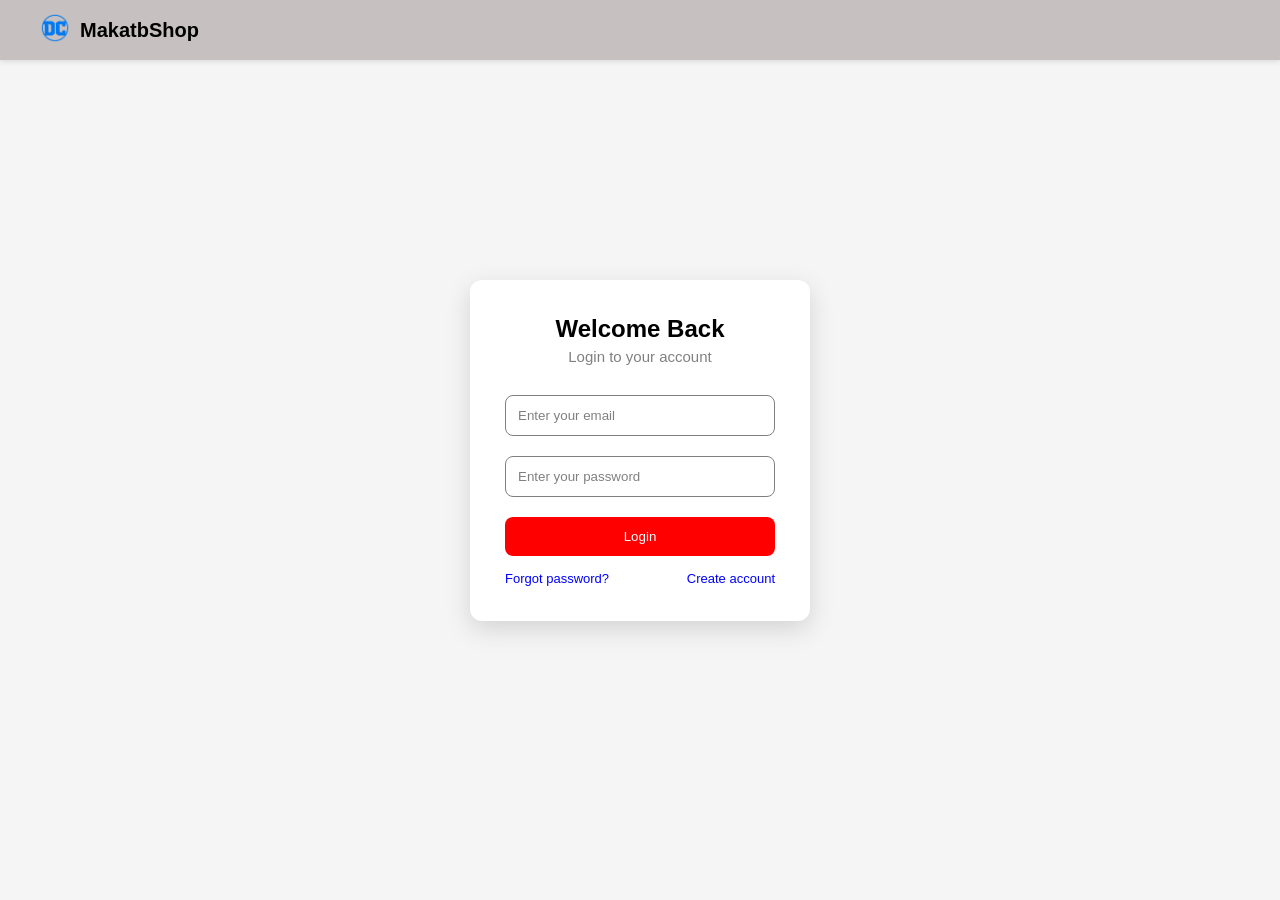
<file: html/login.html>
<!DOCTYPE html>
<head>
  <meta charset="UTF-8">
  <title>MakatbShop</title>
  <link rel="stylesheet" href="/css/login.css">
  <script src="/java/login.js"></script>
 <link rel="stylesheet" href="https://cdnjs.cloudflare.com/ajax/libs/font-awesome/6.5.0/css/all.min.css">
<script type="text/javascript" src="/java/login.js" defer></script>
<link rel="preconnect" href="https://fonts.googleapis.com">
<link rel="preconnect" href="https://fonts.gstatic.com" crossorigin>
<link href="https://fonts.googleapis.com/css2?family=Inter:ital,opsz,wght@0,14..32,100..900;1,14..32,100..900&family=Open+Sans:ital,wght@0,300..800;1,300..800&family=Roboto:ital,wght@0,100..900;1,100..900&display=swap" rel="stylesheet">
</head>
<body>
<header>
  <!-- شمال الشريط-->
  <div class="logo">
    <a href="/index.html"><img src="/imgs/DC_logo.png" alt="Logo"></a>
    MakatbShop
  </div>
</header>
<main>
<div class="container">
  <form class="login-box" onsubmit="return check()">
    
    <h2>Welcome Back</h2>
    <p class="sub">Login to your account</p>

    <input type="text" id="email" placeholder="Enter your email">
    <input type="password" id="pass" placeholder="Enter your password">

    <button type="submit">Login</button>

    <p id="msg"></p>

    <div class="extra">
      <span>Forgot password?</span>
      <span>Create account</span>
    </div>

  </form>
</div>

<script src="/java/login.js"></script>
</main>
</body>
</html>
</file>
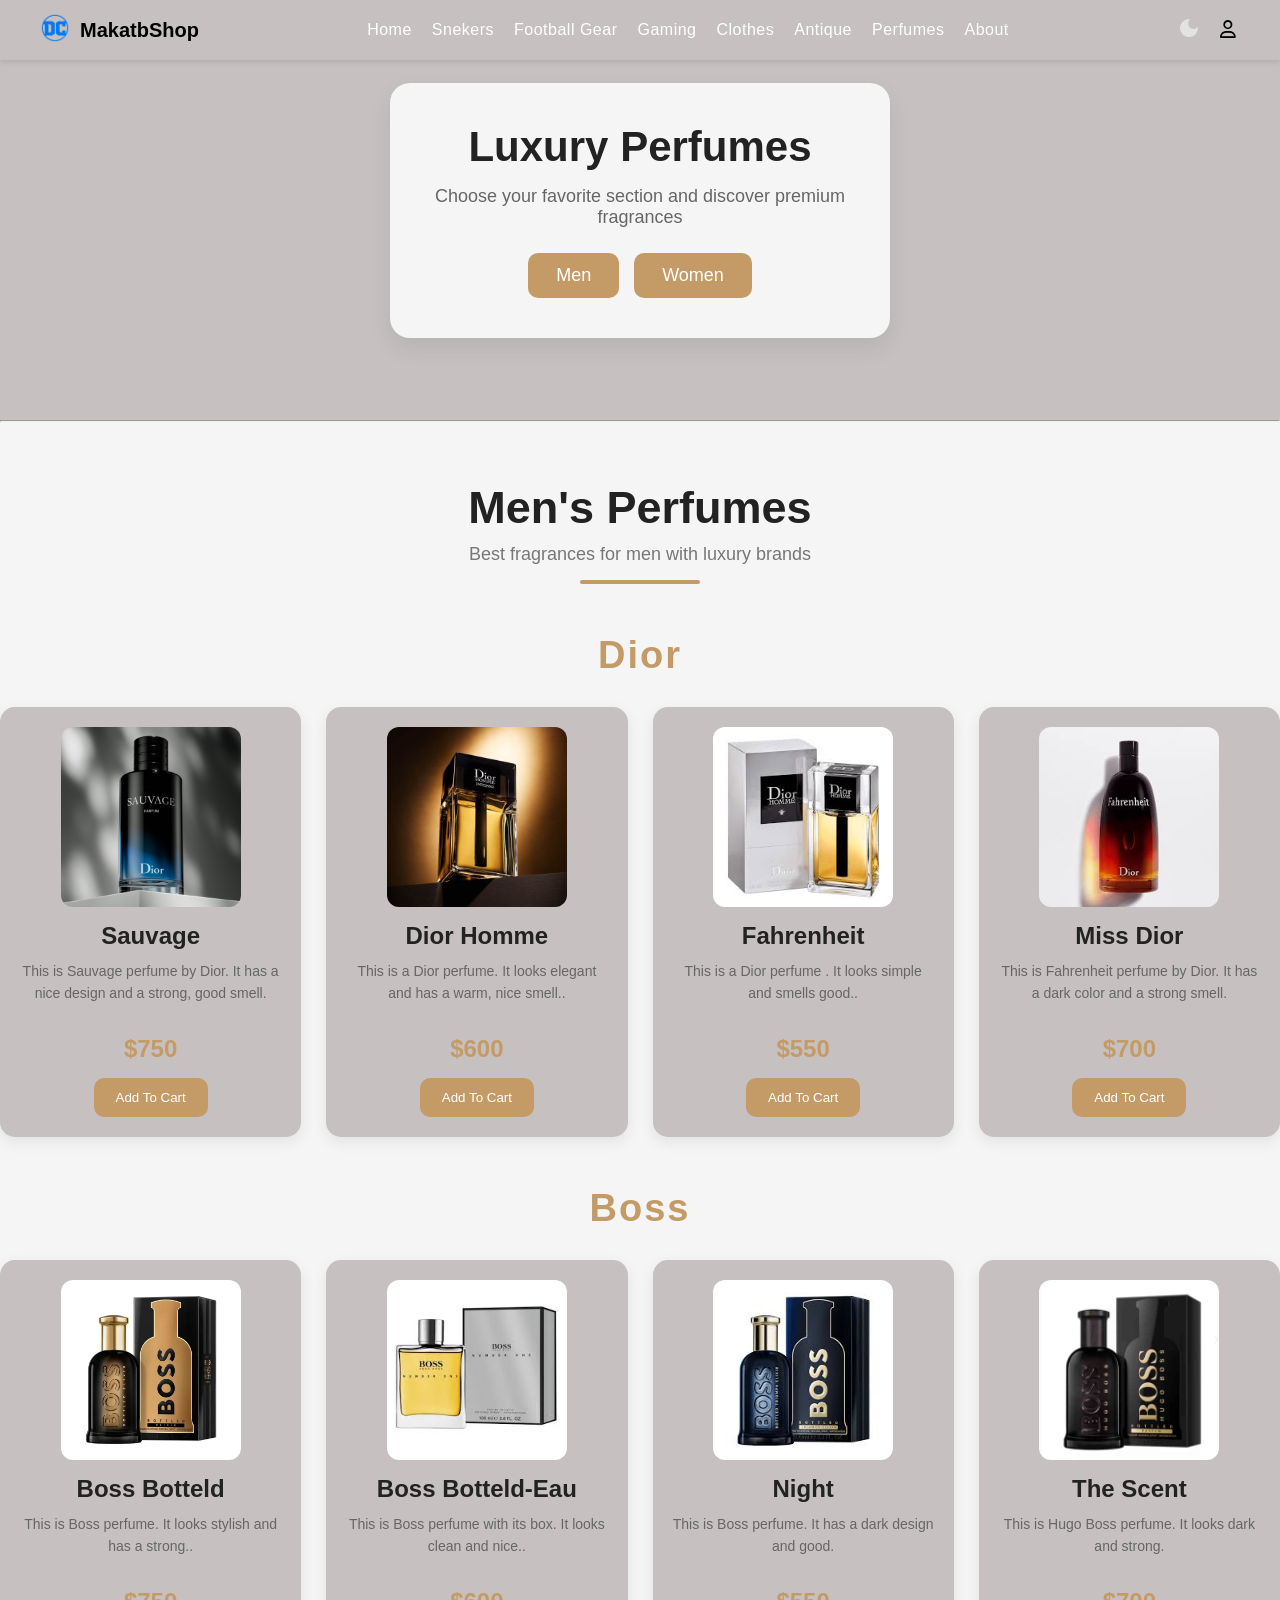
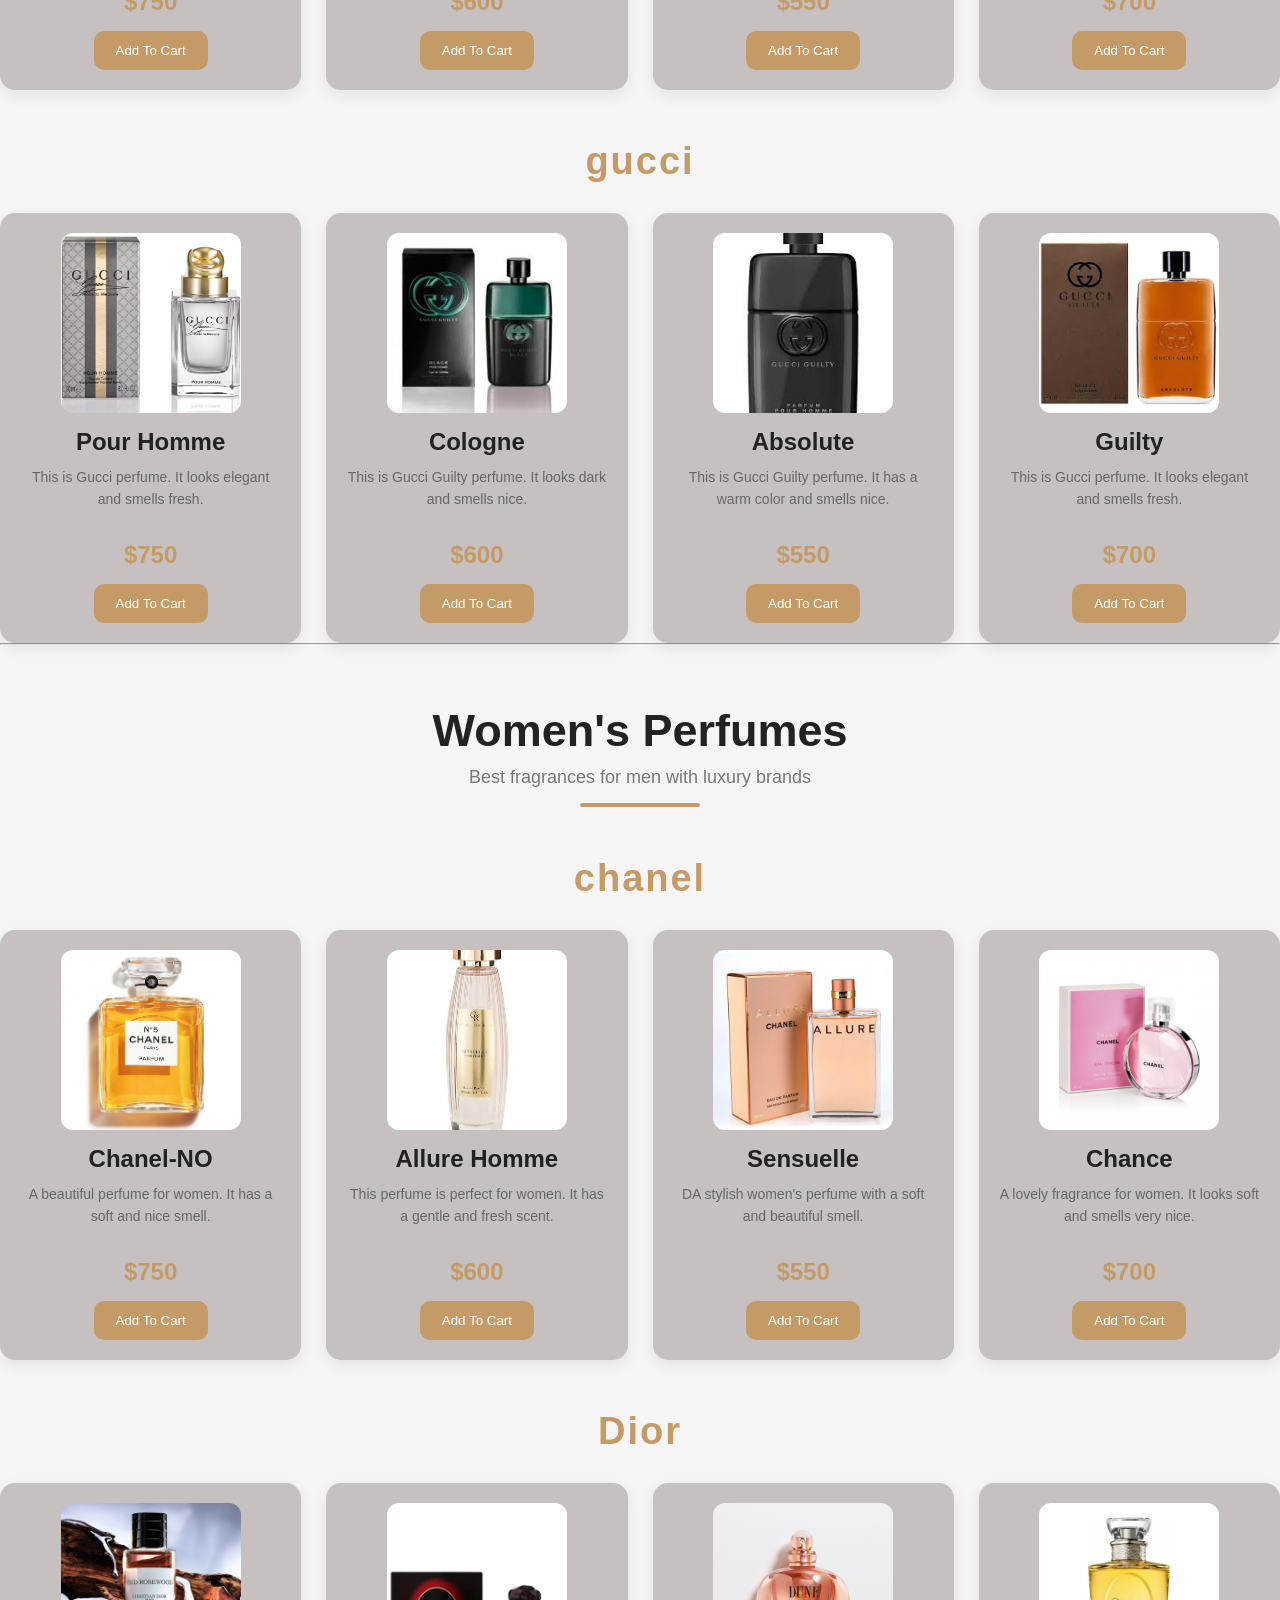
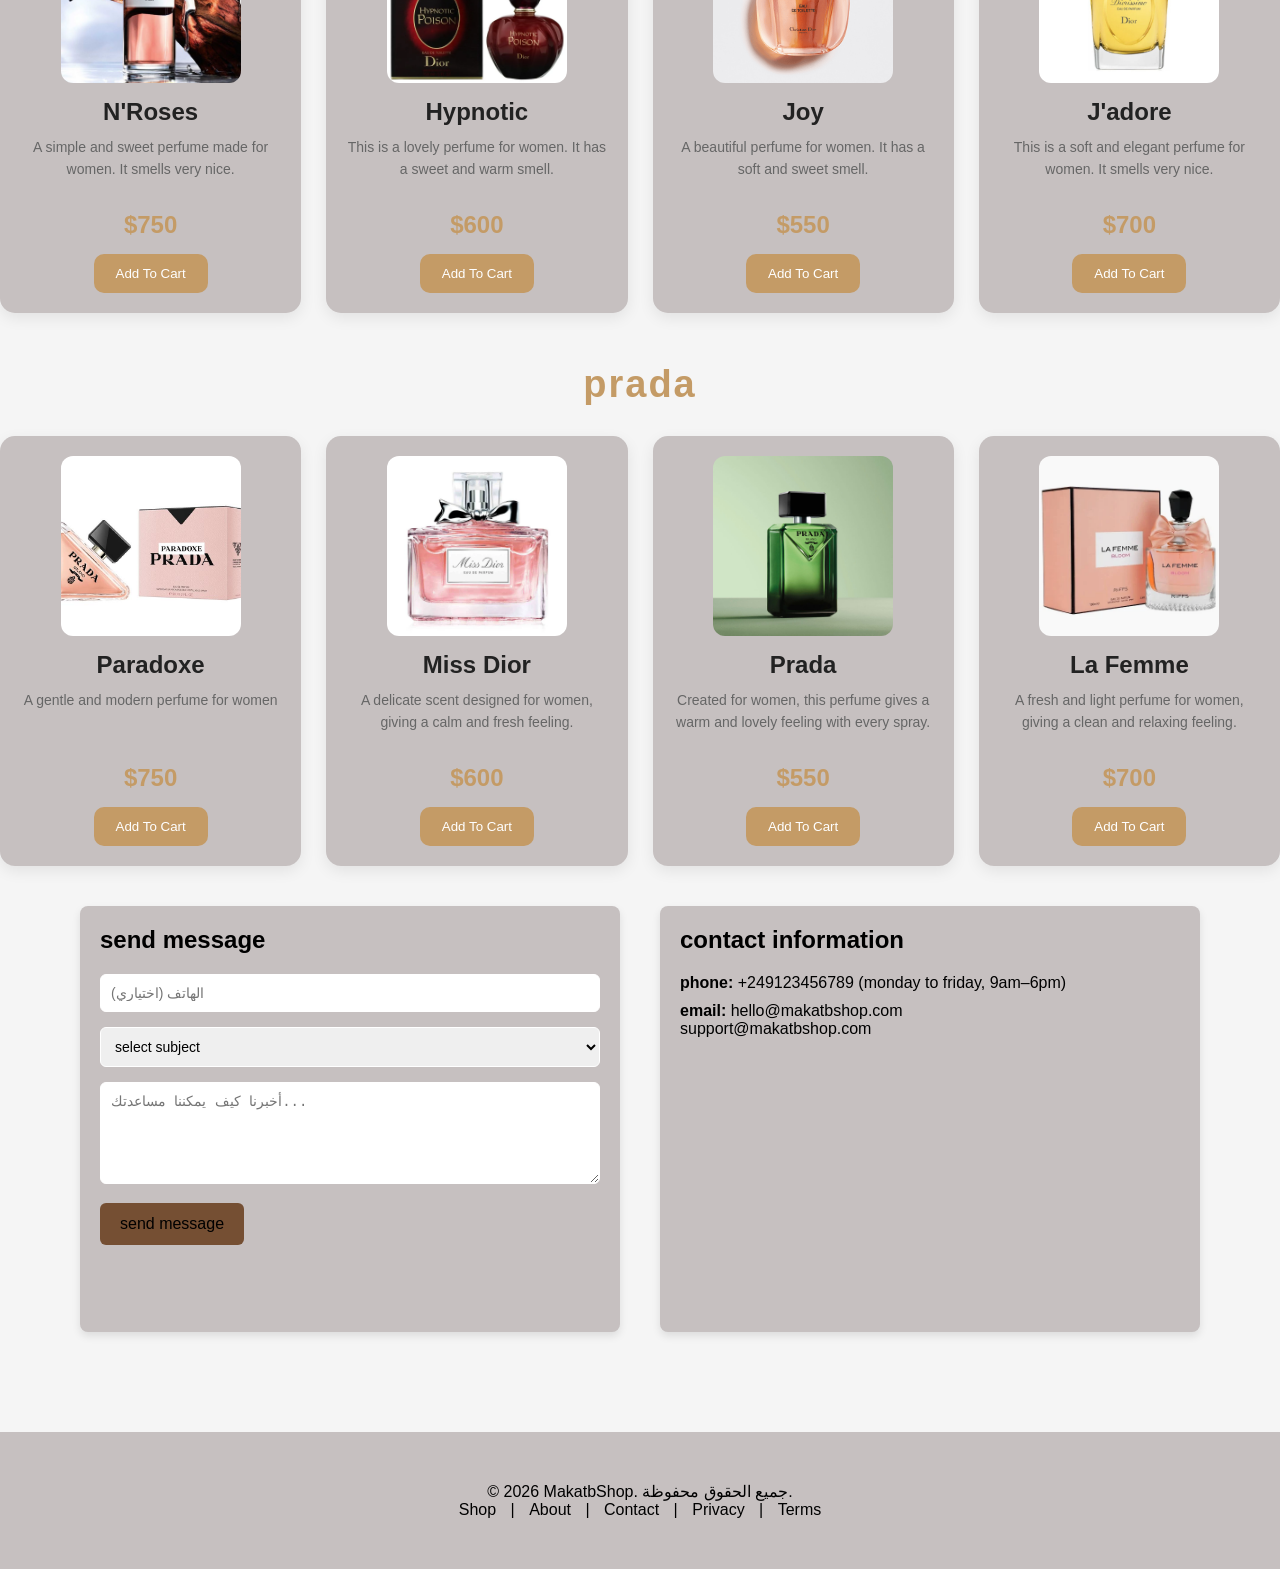
<file: html/PERFUMES.html>
<!DOCTYPE html>
<head>
  <meta charset="UTF-8">
  <title>MakatbShop</title>
 <link rel="stylesheet" href="/css/perfumes.css">
 <link rel="stylesheet" href="https://cdnjs.cloudflare.com/ajax/libs/font-awesome/6.5.0/css/all.min.css">
<script type="text/javascript" src="/java/darkmoode.js" defer></script>
<link rel="preconnect" href="https://fonts.googleapis.com">
<link rel="preconnect" href="https://fonts.gstatic.com" crossorigin>
<link href="https://fonts.googleapis.com/css2?family=Inter:ital,opsz,wght@0,14..32,100..900;1,14..32,100..900&family=Open+Sans:ital,wght@0,300..800;1,300..800&family=Roboto:ital,wght@0,100..900;1,100..900&display=swap" rel="stylesheet">
</head>
<body>

  <header>
  
  <div class="logo">
    <a href="/index.html"><img src="/imgs/DC_logo.png" alt="Logo"></a>
    MakatbShop
  </div>

    <nav>
    <ul class="nav-links">
      <li><a href="/index.html">Home</a></li>
      <li><a href="/html/sneakers.html">Snekers</a></li>
      <li><a href="/html/footbollgar.html">Football Gear</a></li>
      <li><a href="/html/game.html">Gaming</a></li>
      <li><a href="/html/clo.html">Clothes</a></li>
      <li><a href="/html/antique.html">Antique</a></li>
      <li><a href="/html/perfumes.html">Perfumes</a></li>
      <li><a href="#about">About</a></li>
    </ul>
  </nav>

  
  <div class="icons">
    <div id="theme-switch">
        <svg xmlns="http://www.w3.org/2000/svg" height="24px" viewBox="0 -960 960 960" width="24px" fill="#e3e3e3">
            <path d="M480-120q-150 0-255-105T120-480q0-150 105-255t255-105q14 0 27.5 1t26.5 3q-41 29-65.5 75.5T444-660q0 90 63 153t153 63q55 0 101-24.5t75-65.5q2 13 3 26.5t1 27.5q0 150-105 255T480-120Z"/></svg>
        <svg xmlns="http://www.w3.org/2000/svg" height="24px" viewBox="0 -960 960 960" width="24px" fill="#e3e3e3">
            <path d="M338.5-338.5Q280-397 280-480t58.5-141.5Q397-680 480-680t141.5 58.5Q680-563 680-480t-58.5 141.5Q563-280 480-280t-141.5-58.5ZM200-440H40v-80h160v80Zm720 0H760v-80h160v80ZM440-760v-160h80v160h-80Zm0 720v-160h80v160h-80ZM256-650l-101-97 57-59 96 100-52 56Zm492 496-97-101 53-55 101 97-57 59Zm-98-550 97-101 59 57-100 96-56-52ZM154-212l101-97 55 53-97 101-59-57Z"/></svg>
     </div class="icons">
    <a href="login.html"><i class="fa-regular fa-user"></i></a>
  </div>
</header>

<main>
<section id="home">
    <div class="home-content">
        <h2>Luxury Perfumes</h2>
        <p>Choose your favorite section and discover premium fragrances</p>
        <div class="home-buttons">
            <a href="#men-sec">Men</a>
            <a href="#women-sec">Women</a>
        </div>
    </div>
</section>
    <hr>
    <!-- men -->
 <div class="section-title" id="men-sec">
    <h2>Men's Perfumes</h2>
    <p>Best fragrances for men with luxury brands</p>
    </div>
<!-- dior -->
<div class="brand-name">
    <h3>Dior</h3>
</div>
    <div class="products">
        <!-- Product 1 -->
        <article>
            <img src="/imgs/p1.jpg" alt="Cologne">
            <h4>Sauvage</h4>
            <p>This is Sauvage perfume by Dior. It has a nice design and a strong, good smell.</p>
            <span class="price">$750</span>
            <button>Add To Cart</button>
        </article>
        <!-- Product 2 -->
        <article>
            <img src="/imgs/p2.jpeg" alt="Cologne">
            <h4>Dior Homme</h4>
            <p>This is a Dior perfume. It looks elegant and has a warm, nice smell..</p>
            <span class="price">$600</span>
            <button>Add To Cart</button>
        </article>
        <!-- Product 3 -->
        <article>
            <img src="/imgs/p3.jpeg" alt="Cologne">
            <h4>Fahrenheit</h4>
            <p>This is a Dior perfume . It looks simple and smells good..</p>
            <span class="price">$550</span>
            <button>Add To Cart</button>
        </article>
        <!-- Product 4 -->
        <article>
            <img src="/imgs/p4.jpeg" alt="Cologne">
            <h4>Miss Dior</h4>
            <p>This is Fahrenheit perfume by Dior. It has a dark color and a strong smell.</p>
            <span class="price">$700</span>
            <button>Add To Cart</button>
        </article>
    </div>
</section>
<!-- boss -->
<div class="brand-name">
    <h3>Boss</h3>
</div>
    <div class="products">
     <!-- Product 1 -->
        <article>
            <img src="/imgs/p5.webp" alt="Cologne">
            <h4>Boss Botteld</h4>
            <p>This is Boss perfume. It looks stylish and has a strong..</p>
            <span class="price">$750</span>
            <button>Add To Cart</button>
        </article>
        <!-- Product 2 -->
        <article>
            <img src="/imgs/p6.jpeg" alt="Cologne">
            <h4>Boss Botteld-Eau</h4>
            <p>This is Boss perfume with its box. It looks clean and  nice..</p>
            <span class="price">$600</span>
            <button>Add To Cart</button>
        </article>
        <!-- Product 3 -->
        <article>
            <img src="/imgs/p7.jpeg" alt="Cologne">
            <h4>Night</h4>
            <p>This is Boss perfume. It has a dark design and  good.</p>
            <span class="price">$550</span>
            <button>Add To Cart</button>
        </article>
        <!-- Product 4 -->
        <article>
            <img src="/imgs/p8.jpeg" alt="Cologne">
            <h4>The Scent</h4>
            <p>This is Hugo Boss perfume. It looks dark and  strong.</p>
            <span class="price">$700</span>
            <button>Add To Cart</button>
        </article>
    </div>
</section>
<!-- gucci -->
<div class="brand-name">
    <h3> gucci</h3>
</div>
    <div class="products">
        <!-- Product 1 -->
        <article>
            <img src="/imgs/p9.jpeg" alt="Cologne">
            <h4>Pour Homme</h4>
            <p>This is Gucci perfume. It looks elegant and smells fresh.</p>
            <span class="price">$750</span>
            <button>Add To Cart</button>
        </article>
        <!-- Product 2 -->
        <article>
            <img src="/imgs/p10.jpeg" alt="Cologne">
            <h4>Cologne</h4>
            <p>This is Gucci Guilty perfume. It looks dark and smells nice.</p>
            <span class="price">$600</span>
            <button>Add To Cart</button>
        </article>
        <!-- Product 3 -->
        <article>
            <img src="/imgs/p11.jpeg" alt="Cologne">
            <h4>Absolute</h4>
            <p>This is Gucci Guilty perfume. It has a warm color and smells nice.</p>
            <span class="price">$550</span>
            <button>Add To Cart</button>
        </article>
        <!-- Product 4 -->
        <article>
            <img src="/imgs/p12.jpeg" alt="Cologne">
            <h4>Guilty</h4>
            <p>This is Gucci perfume. It looks elegant and smells fresh.</p>
            <span class="price">$700</span>
            <button>Add To Cart</button>
        </article>
    </div>
</section>
<hr>
<!-- women -->
<div class="section-title" id="women-sec">
    <h2>Women's Perfumes</h2>
    <p>Best fragrances for men with luxury brands</p>
</div>
   <div class="brand-name">
    <h3>chanel</h3>
</div>
    <div class="products">
        <!-- Product 1 -->
        <article>
            <img src="/imgs/m1.jpeg" alt="Cologne">
            <h4>Chanel-NO</h4>
            <p>A beautiful perfume for women. It has a soft and nice smell.</p>
            <span class="price">$750</span>
            <button>Add To Cart</button>
        </article>
        <!-- Product 2 -->
        <article>
            <img src="/imgs/m2.jpeg" alt="Cologne">
            <h4>Allure Homme</h4>
            <p>This perfume is perfect for women. It has a gentle and fresh scent.</p>
            <span class="price">$600</span>
            <button>Add To Cart</button>
        </article>
        <!-- Product 3 -->
        <article>
            <img src="/imgs/m3.webp" alt="Cologne">
            <h4>Sensuelle</h4>
            <p>DA stylish women's perfume with a soft and beautiful smell.</p>
            <span class="price">$550</span>
            <button>Add To Cart</button>
        </article>
        <!-- Product 4 -->
        <article>
            <img src="/imgs/m4.webp" alt="Cologne">
            <h4>Chance</h4>
            <p>A lovely fragrance for women. It looks soft and smells very nice.</p>
            <span class="price">$700</span>
            <button>Add To Cart</button>
        </article>
    </div>
</section>
  <div class="brand-name">
    <h3>Dior</h3>
</div>
    <div class="products">
        <!-- Product 1 -->
        <article>
            <img src="/imgs/m5.jpeg" alt="Cologne">
            <h4>N'Roses</h4>
            <p>A simple and sweet perfume made for women. It smells very nice.</p>
            <span class="price">$750</span>
            <button>Add To Cart</button>
        </article>
        <!-- Product 2 -->
        <article>
            <img src="/imgs/m6.webp" alt="Cologne">
            <h4>Hypnotic</h4>
            <p>This is a lovely perfume for women. It has a sweet and warm smell.</p>
            <span class="price">$600</span>
            <button>Add To Cart</button>
        </article>
        <!-- Product 3 -->
        <article>
            <img src="/imgs/m7.png" alt="Cologne">
            <h4>Joy</h4>
            <p>A beautiful perfume for women. It has a soft and sweet smell.</p>
            <span class="price">$550</span>
            <button>Add To Cart</button>
        </article>
        <!-- Product 4 -->
        <article>
            <img src="/imgs/m8.webp" alt="Cologne">
            <h4>J'adore</h4>
            <p>This is a soft and elegant perfume for women. It smells very nice.</p>
            <span class="price">$700</span>
            <button>Add To Cart</button>
        </article>
    </div>
</section>
       <div class="brand-name">
    <h3>prada</h3>
</div>
    <div class="products">
        <!-- Product 1 -->
        <article>
            <img src="/imgs/m9.jpeg" alt="Cologne">
            <h4>Paradoxe</h4>
            <p>A gentle and modern perfume for women</p>
            <span class="price">$750</span>
            <button>Add To Cart</button>
        </article>
        <!-- Product 2 -->
        <article>
            <img src="/imgs/m10.webp" alt="Cologne">
            <h4>Miss Dior</h4>
            <p>A delicate scent designed for women, giving a calm and fresh feeling.</p>
            <span class="price">$600</span>
            <button>Add To Cart</button>
        </article>
        <!-- Product 3 -->
        <article>
            <img src="/imgs/m11.jpeg" alt="Cologne">
            <h4>Prada</h4>
            <p>Created for women, this perfume gives a warm and lovely feeling with every spray.</p>
            <span class="price">$550</span>
            <button>Add To Cart</button>
        </article>
        <!-- Product 4 -->
        <article>
            <img src="/imgs/m12.webp" alt="Cologne">
            <h4>La Femme</h4>
            <p>A fresh and light perfume for women, giving a clean and relaxing feeling.</p>
            <span class="price">$700</span>
            <button>Add To Cart</button>
        </article>
    </div>
</section>
</section>
</main>
<div class="contact-container" id="about">
  <!-- نموذج التواصل -->
  <div class="contact-form">
    <h2>send message</h2>
    <input type="tel" placeholder="الهاتف (اختياري)" maxlength="15" oninput="this.value = this.value.replace(/[^0-9+]/g, '')">
    <select>
      <option>select subject</option>
      <option>ask for support</option>
      <option>general inquiry</option>
    </select>
    <textarea rows="5" maxlength="500" placeholder="أخبرنا كيف يمكننا مساعدتك..."></textarea>
    <button type="submit">send message</button>
  </div>

  <!-- معلومات الاتصال -->
  <div class="contact-info">
    <h2>contact information</h2>
    <p><strong>phone:</strong> +249123456789 (monday to friday, 9am–6pm)</p>
    <p><strong>email:</strong> hello@makatbshop.com<br>support@makatbshop.com</p>
    <div class="map">
      <iframe src="https://www.google.com/maps/embed?pb=!1m18!1m12!1m3!1d3459.942278832306!2d31.313561144519642!3d29.865938441352842!2m3!1f0!2f0!3f0!3m2!1i1024!2i768!4f13.1!3m3!1m2!1s0x1458368becfaa68d%3A0xb8a6f7d9576f81f8!2z2YPZhNmK2Kkg2KfZhNit2KfYs9io2KfYqiDZiNin2YTYsNmD2KfYoSDYp9mE2KfYtdi32YbYp9i52YrYjCDYrNin2YXYudipINit2YTZiNin2YY!5e0!3m2!1sen!2seg!4v1777311661950!5m2!1sen!2seg"
              width="100%" height="250" style="border:0;" allowfullscreen="" loading="lazy"></iframe>
    </div>
  </div>
</div>

<footer>
  <p>© 2026 MakatbShop. جميع الحقوق محفوظة.</p>
  <a href="#">Shop</a> | <a href="#">About</a> | <a href="#">Contact</a> | <a href="#">Privacy</a> | <a href="#">Terms</a>
</footer>

</body>
</html>

</body>
</html>
</file>
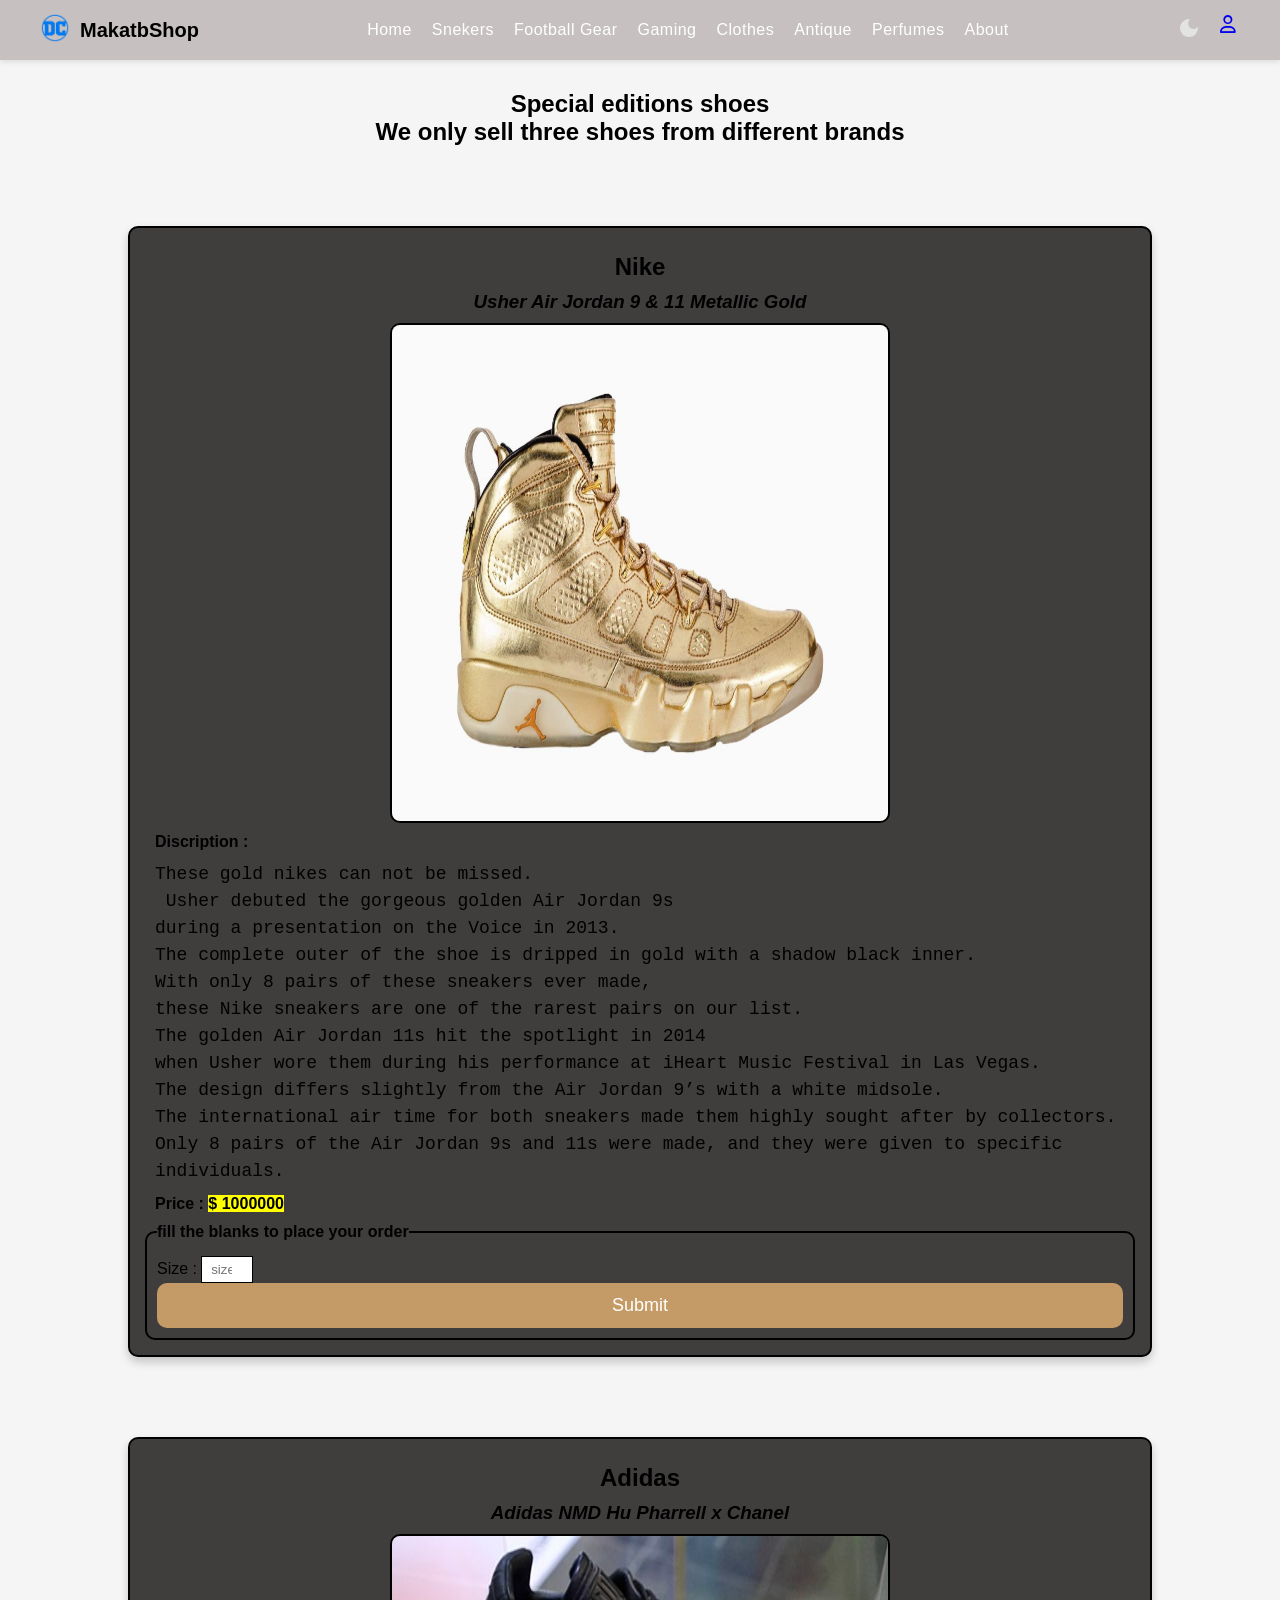
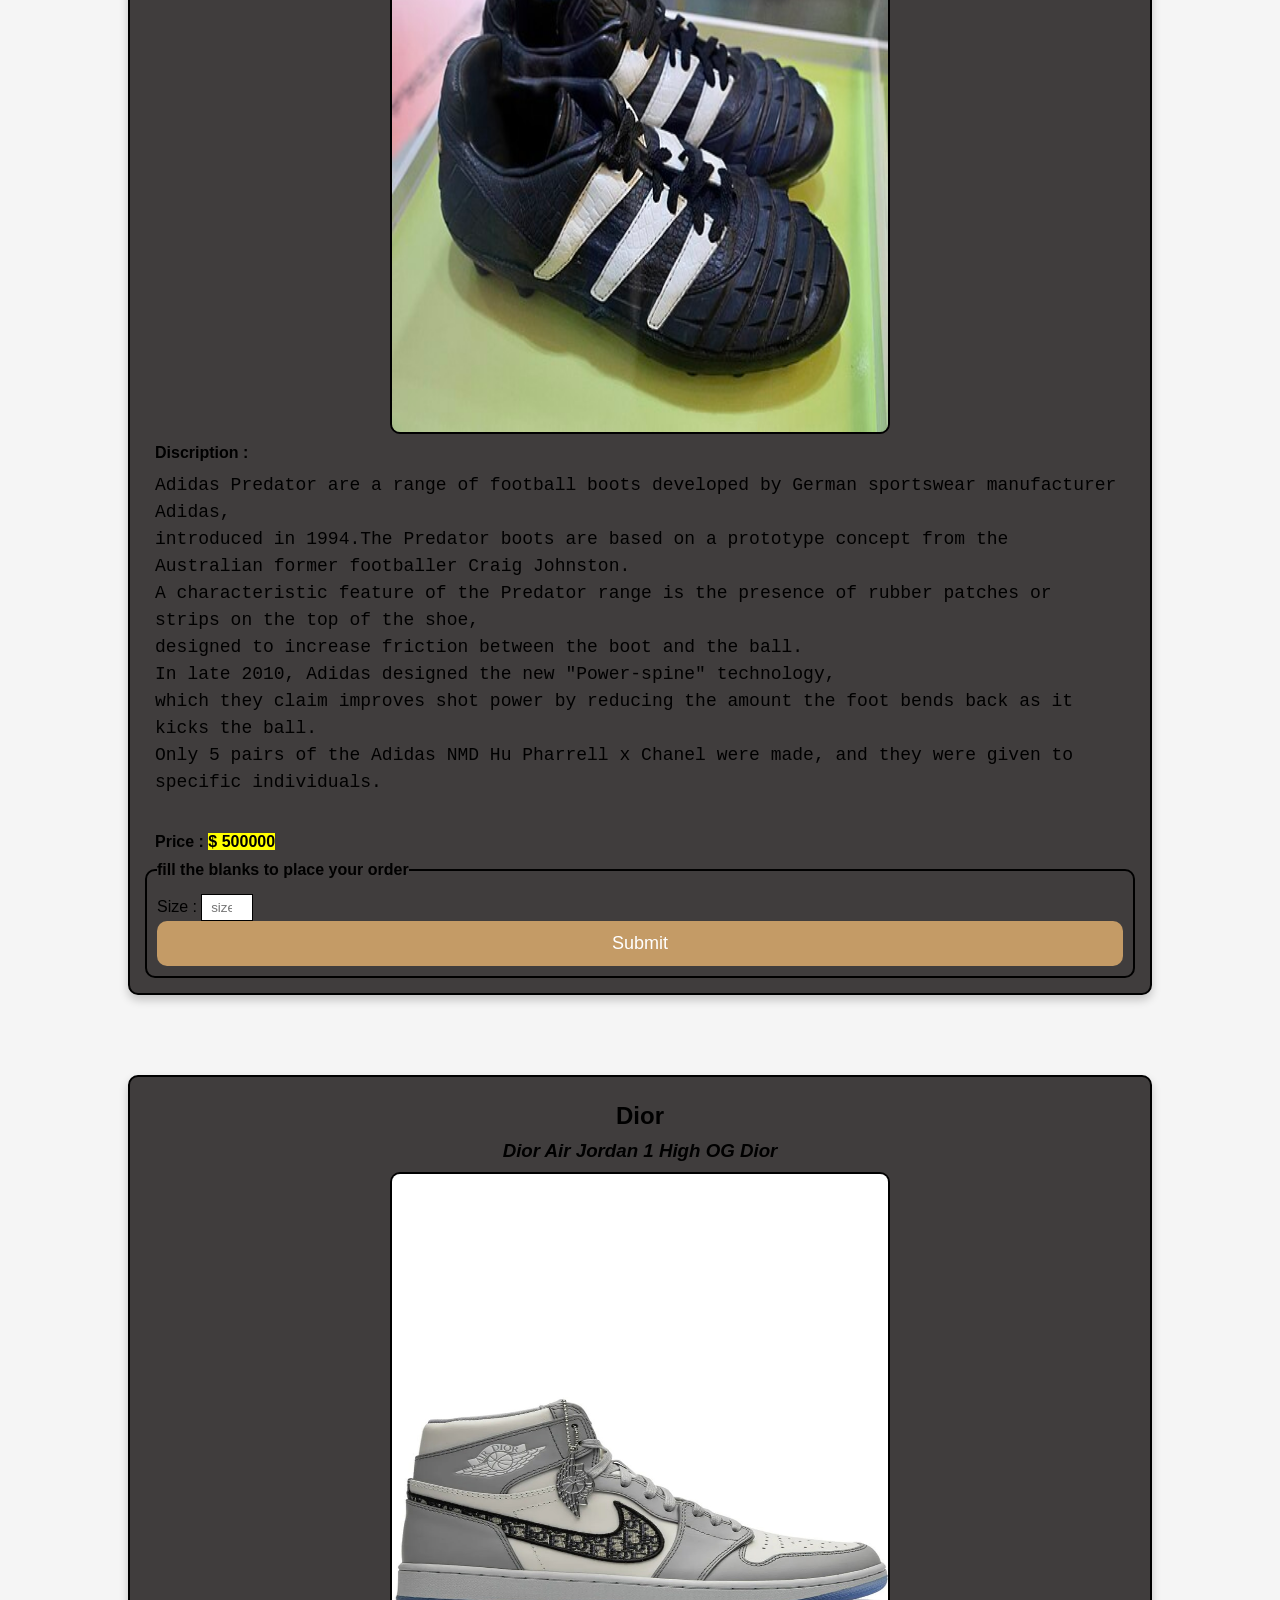
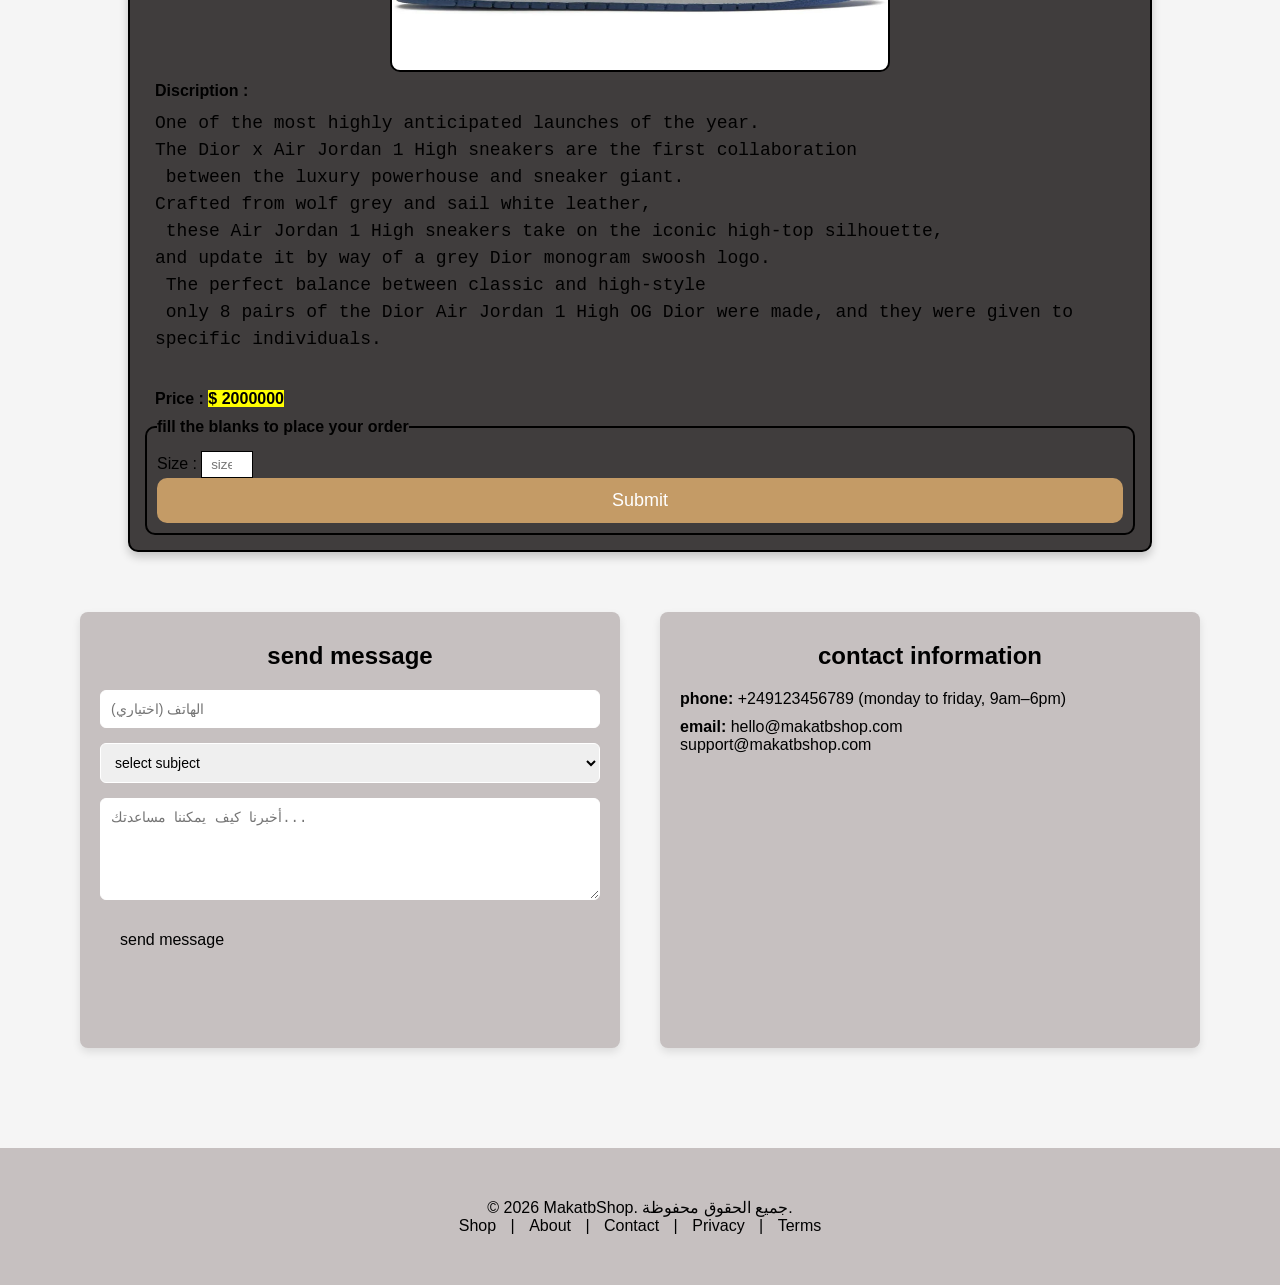
<file: html/sneakers.html>
<!DOCTYPE html>
<head>
  <meta charset="UTF-8">
  <title>MakatbShop</title>
 <link rel="stylesheet" href="/css/sneakers.css">
 <link rel="stylesheet" href="https://cdnjs.cloudflare.com/ajax/libs/font-awesome/6.5.0/css/all.min.css">
<script type="text/javascript" src="/java/darkmoode.js" defer></script>
<link rel="preconnect" href="https://fonts.googleapis.com">
<link rel="preconnect" href="https://fonts.gstatic.com" crossorigin>
<link href="https://fonts.googleapis.com/css2?family=Inter:ital,opsz,wght@0,14..32,100..900;1,14..32,100..900&family=Open+Sans:ital,wght@0,300..800;1,300..800&family=Roboto:ital,wght@0,100..900;1,100..900&display=swap" rel="stylesheet">
</head>
<body>

  <header>
  
  <div class="logo">
    <a href="/index.html"><img src="/imgs/DC_logo.png" alt="Logo"></a>
    MakatbShop
  </div>

    <nav>
    <ul class="nav-links">
      <li><a href="/index.html">Home</a></li>
      <li><a href="/html/sneakers.html">Snekers</a></li>
      <li><a href="/html/footbollgar.html">Football Gear</a></li>
      <li><a href="/html/game.html">Gaming</a></li>
      <li><a href="/html/clo.html">Clothes</a></li>
      <li><a href="/html/antique.html">Antique</a></li>
      <li><a href="/html/perfumes.html">Perfumes</a></li>
      <li><a href="#about">About</a></li>
    </ul>
  </nav>

  
  <div class="icons">
    <div id="theme-switch">
        <svg xmlns="http://www.w3.org/2000/svg" height="24px" viewBox="0 -960 960 960" width="24px" fill="#e3e3e3">
            <path d="M480-120q-150 0-255-105T120-480q0-150 105-255t255-105q14 0 27.5 1t26.5 3q-41 29-65.5 75.5T444-660q0 90 63 153t153 63q55 0 101-24.5t75-65.5q2 13 3 26.5t1 27.5q0 150-105 255T480-120Z"/></svg>
        <svg xmlns="http://www.w3.org/2000/svg" height="24px" viewBox="0 -960 960 960" width="24px" fill="#e3e3e3">
            <path d="M338.5-338.5Q280-397 280-480t58.5-141.5Q397-680 480-680t141.5 58.5Q680-563 680-480t-58.5 141.5Q563-280 480-280t-141.5-58.5ZM200-440H40v-80h160v80Zm720 0H760v-80h160v80ZM440-760v-160h80v160h-80Zm0 720v-160h80v160h-80ZM256-650l-101-97 57-59 96 100-52 56Zm492 496-97-101 53-55 101 97-57 59Zm-98-550 97-101 59 57-100 96-56-52ZM154-212l101-97 55 53-97 101-59-57Z"/></svg>
     </div class="icons">
    <a href="login.html"><i class="fa-regular fa-user"></i></a>
  </div>
</header>
 <body>
        
          <h2><b> Special editions shoes <br>We only sell three shoes from different brands</b></h2>
    <div class="nike">
        <h2><b>Nike</b></h2>        
        <h3> <i>Usher Air Jordan 9 & 11 Metallic Gold</i></h3>
        <img src="/imgs/goldso.jpg" alt="nike" class="nike_img" height="500px" width="500px">
        <h4>Discription :</h4>
        <pre class="nike_discription">
These gold nikes can not be missed.
 Usher debuted the gorgeous golden Air Jordan 9s
during a presentation on the Voice in 2013.
The complete outer of the shoe is dripped in gold with a shadow black inner.
With only 8 pairs of these sneakers ever made,
these Nike sneakers are one of the rarest pairs on our list.
The golden Air Jordan 11s hit the spotlight in 2014
when Usher wore them during his performance at iHeart Music Festival in Las Vegas.
The design differs slightly from the Air Jordan 9’s with a white midsole.
The international air time for both sneakers made them highly sought after by collectors.
Only 8 pairs of the Air Jordan 9s and 11s were made, and they were given to specific individuals.
</pre>
<h4>Price : <mark>$ 1000000</mark></h4>
<form>
    <fieldset>
        <legend><b>fill the blanks to place your order</b></legend>
        <label for="size">Size :</label>
        <input type="number" id="nike_size" name="size" placeholder=" size?" required min="39" max="45"><br> 
        <a href="#" class="btn">Submit</a>
    </fieldset>
</form>
    </div>
    <div class="adidas">
        <h2><b>Adidas</b></h2>
        <h3><i>Adidas NMD Hu Pharrell x Chanel</i></h3>
        <img src="/imgs/backsoo.jpg" alt="adidas" class="adidas_img" height="500px" width="500px">
        <h4 >Discription :</h4>
        <pre class="adidas_discription">
Adidas Predator are a range of football boots developed by German sportswear manufacturer Adidas,
introduced in 1994.The Predator boots are based on a prototype concept from the Australian former footballer Craig Johnston.
A characteristic feature of the Predator range is the presence of rubber patches or strips on the top of the shoe,
designed to increase friction between the boot and the ball.
In late 2010, Adidas designed the new "Power-spine" technology,
which they claim improves shot power by reducing the amount the foot bends back as it kicks the ball.
Only 5 pairs of the Adidas NMD Hu Pharrell x Chanel were made, and they were given to specific individuals.
        </pre>
<h4>Price : <mark>$ 500000</mark></h4>
<form>
    <fieldset>
        <legend><b>fill the blanks to place your order</b></legend>
        <label for="size">Size :</label>
        <input type="number" id="adidas_size" name="size" placeholder=" size?" required min="39" max="45"><br> 
        <a href="#" class="btn">Submit</a>
    </fieldset>
</form>
    </div>
    <div class="dior">
        <h2><b>Dior</b></h2>
        <h3><i>Dior Air Jordan 1 High OG Dior</i></h3>
        <img src="/imgs/grrso.jpg" alt="dior" class="dior_img" height="500px" width="500px">
        <h4>Discription :</h4>
        <pre class="dior_discription">
One of the most highly anticipated launches of the year.
The Dior x Air Jordan 1 High sneakers are the first collaboration
 between the luxury powerhouse and sneaker giant.
Crafted from wolf grey and sail white leather,
 these Air Jordan 1 High sneakers take on the iconic high-top silhouette,
and update it by way of a grey Dior monogram swoosh logo.
 The perfect balance between classic and high-style
 only 8 pairs of the Dior Air Jordan 1 High OG Dior were made, and they were given to specific individuals.
        </pre>
<h4>Price : <mark>$ 2000000</mark></h4>
<form> 
    <fieldset>
        <legend><b>fill the blanks to place your order</b></legend>
        <label for="size">Size :</label>
        <input type="number" id="dior_size" name="size" placeholder=" size?" required min="39" max="45"><br> 
        <a href="#" class="btn">Submit</a>
    </fieldset>
    </form>
    </div>

    <div class="contact-container" id="about">
  <!-- نموذج التواصل -->
  <div class="contact-form">
    <h2>send message</h2>
    <input type="tel" placeholder="الهاتف (اختياري)" maxlength="15" oninput="this.value = this.value.replace(/[^0-9+]/g, '')">
    <select>
      <option>select subject</option>
      <option>ask for support</option>
      <option>general inquiry</option>
    </select>
    <textarea rows="5" maxlength="500" placeholder="أخبرنا كيف يمكننا مساعدتك..."></textarea>
    <button type="submit">send message</button>
  </div>
  <!-- معلومات الاتصال -->
  <div class="contact-info">
    <h2>contact information</h2>
    <p><strong>phone:</strong> +249123456789 (monday to friday, 9am–6pm)</p>
    <p><strong>email:</strong> hello@makatbshop.com<br>support@makatbshop.com</p>
    <div class="map">
      <iframe src="https://www.google.com/maps/embed?pb=!1m18!1m12!1m3!1d3459.942278832306!2d31.313561144519642!3d29.865938441352842!2m3!1f0!2f0!3f0!3m2!1i1024!2i768!4f13.1!3m3!1m2!1s0x1458368becfaa68d%3A0xb8a6f7d9576f81f8!2z2YPZhNmK2Kkg2KfZhNit2KfYs9io2KfYqiDZiNin2YTYsNmD2KfYoSDYp9mE2KfYtdi32YbYp9i52YrYjCDYrNin2YXYudipINit2YTZiNin2YY!5e0!3m2!1sen!2seg!4v1777311661950!5m2!1sen!2seg"
              width="100%" height="250" style="border:0;" allowfullscreen="" loading="lazy"></iframe>
    </div>
  </div>
</div>
<footer>
  <p>© 2026 MakatbShop. جميع الحقوق محفوظة.</p>
  <a href="#">Shop</a> | <a href="#">About</a> | <a href="#">Contact</a> | <a href="#">Privacy</a> | <a href="#">Terms</a>
</footer>
 </body>
 </html>
</file>
<file: css/antique.css>
*{
 margin: 0;
 padding: 0;
 box-sizing: border-box;
}


      :root {
    --primary-color: #c6c0c0;
    --secondary-color: #403d3d;
    --background-color: #f5f5f5;
    --text-color: #000000;
    --card-bg: #fff;
    --card-shadow: rgba(0,0,0,0.1);
    --btn-color: #c49b66;
    --btn-hover: #a97c4a;

    }

    .dark-mode {
      --primary-color: #403d3d;
      --secondary-color: #c6c0c0;
      --background-color: #121212;
      --text-color: #ffffff;
      --card-bg: #1f1f1f;
      --card-shadow: rgba(255,255,255,0.1);
        --btn-color: #7A4B2A;
        --btn-hover: #5C3A1F;

    }


body{
    background: var(--background-color);
    font-family: Arial, sans-serif;
}
 header {
      display: flex;
       position: fixed;
        top: 0;
        width: 100%;
        height: 60px;
      justify-content: space-between;
      align-items: center;
      padding: 15px 40px;
      background: var(--primary-color);
      box-shadow: 0 2px 5px rgba(0,0,0,0.1);
         z-index: 1000;
       
    }

    /* يسار: اللوجو */
    .logo {
      display: flex;
      align-items: center;
      font-weight: bold;
      font-size: 20px;
      color: var(--text-color);
    }

    .logo img {
      width: 30px;
      height: 30px;
      margin-right: 10px;
    }
    

    .nav-links {
    list-style: none;
    display: flex;
    gap: 20px;
}
.nav-links li a {
     font-size: 18px; 
    font-weight: 500;
    letter-spacing: 0.5px;
    text-decoration: none;
    color: white;
    font-size: 16px;
    transition: 0.3s;
    position: relative;
}
.nav-links li a::after {
    content: "";
    position: absolute;
    width: 0%;
    height: 2px;
    background: #00c3ff;
    left: 0;
    bottom: -5px;
    transition: 0.3s;
}
.nav-links li a:hover::after {
    width: 100%;
}
.nav-links li a:hover {
    color: #00c3ff;
}

    nav a {
      text-decoration: none;
      color: var(--text-color);
      font-weight: 500;
      transition: color 0.3s;
    }

    nav a:hover {
      color: var(--secondary-color);
    }

    /* يمين: أيقونات */
    .icons {
      display: flex;
      gap: 15px;
      font-size: 18px;
      color: var(--text-color);
      cursor: pointer;
      overflow: visible;
    }

    .icons i {
      display: flex;
      align-items: center;
      justify-content: center;
      min-width: 24px;
    }

    .icons i:hover {
      color: var(--secondary-color);
    }

    #theme-switch svg:last-child {
      display: none;
     
    }
    .dark-mode #theme-switch svg:first-child {
      display: none;

    }
    .dark-mode #theme-switch svg:last-child {
      display: block;
    }


.products{
    padding:80px 10%;
    text-align:center;
    color:#fff;
}
.products h2{
    color: rgba(0, 0, 0, 0.74);
    color: var(--text-color);
    font-size:42px;
    margin-bottom:50px;
}


.grid {
  display: grid;
  grid-template-columns: repeat(auto-fit, minmax(280px, 1fr));
  gap: 30px;
  align-items: stretch;
}

.card {
  background: var(--card-bg);
  padding: 20px;
  border-radius: 15px;
  position: relative;
  transition: 0.3s;
  box-shadow: 0 4px 10px var(--card-shadow);
  display: flex;
  flex-direction: column;
}

.card img {
  width: 100%;         
  height: 220px;      
  object-fit: contain; 
  border-radius: 10px;
  margin-bottom: 15px;
  transition: 0.3s;
}


.desc {
  flex-grow: 1; 
  font-size: 14px;
  color: var(--text-color);
  margin-bottom: 10px;
}

.card:hover{
    transform:translateY(-10px) scale(1.03);
    box-shadow:0 0 25px #193f37;
}

.card h3{
    color:rgb(174, 31, 31) ;
}
.card:hover img{
    transform:scale(1.08);
}
.badge{
    position:absolute;
    top:10px;
    left:10px;
    background:#ff0055;
    padding:5px 10px;
    font-size:12px;
    border-radius:5px;
}
.card h3{
    margin:15px 0 5px;
    font-size:22px;
}
.rating{
    color:gold;
    margin-bottom:8px;
}

.price{
    font-size:20px;
    color:#00ffcc;
}
.old{
    text-decoration:line-through;
    color:#777;
    margin-right:8px;
    font-size:16px;
}
.btn{
    display: flex;
    justify-content: center;
    gap: 15px;
     text-decoration: none;
    background: var(--btn-color);
    color: white;
    padding: 12px 28px;
    border-radius: 10px;
    font-size: 18px;
    transition: 0.3s;
}
.btn:hover{
    background: var(--btn-hover);
    transform: translateY(-5px);
}


.contact-container {
      display: flex;
      justify-content: space-between;
      color:var(--secondary-color);
      padding: 40px;
      max-width: 1200px;
      margin: auto;
      gap: 40px;
    }

    .contact-form, .contact-info {
      flex: 1;
      background: var(--primary-color);
      color: var(--text-color);
      padding: 20px;
      border-radius: 8px;
      box-shadow: 0 4px 8px rgba(0,0,0,0.1);
    }

    .contact-form h2, .contact-info h2 {
      margin-bottom: 20px;
    }

    .contact-form input, .contact-form select, .contact-form textarea {
      width: 100%;
      padding: 10px;
      color:#000000;
      margin-bottom: 15px;
      border: 1px solid #ffffff;
      border-radius: 6px;
      font-size: 14px;
    }

    .contact-form button {
      background: #754f33;
      color: var(--text-color);
      border: none;
      padding: 12px 20px;
      border-radius: 6px;
      cursor: pointer;
      font-size: 16px;
    }

    .contact-form button:hover {
      background: #7A4B2A;
    }

    .contact-info p {
      margin: 10px 0;
    }
    .contact-form textarea {
      color: #000000;
    }

    .map {
      margin-top: 20px;
      height: auto;
      width: 100%;
    }

    footer {
      background: var(--primary-color);
      color: var(--text-color);
      text-align: center;
      padding: 50px;
      margin-top: 60px;
    }

    footer a {
      color: var(--text-color);
      margin: 0 10px;
      text-decoration: none;
    }
</file>
<file: css/football-gear.css>
*{
 margin: 0;
 padding: 0;
 box-sizing: border-box;
}


      :root {
    --primary-color: #c6c0c0;
    --secondary-color: #403d3d;
    --background-color: #f5f5f5;
    --text-color: #000000;
    --card-bg: #fff;
    --card-shadow: rgba(0,0,0,0.1);
    --btn-color: #c49b66;
    --btn-hover: #a97c4a;

    }

    .dark-mode {
      --primary-color: #403d3d;
      --secondary-color: #c6c0c0;
      --background-color: #121212;
      --text-color: #ffffff;
      --card-bg: #1f1f1f;
      --card-shadow: rgba(255,255,255,0.1);
        --btn-color: #7A4B2A;
        --btn-hover: #5C3A1F;

    }


body{
    background: var(--background-color);
    font-family: Arial, sans-serif;
}
 header {
      display: flex;
       position: fixed;
        top: 0;
        width: 100%;
        height: 60px;
      justify-content: space-between;
      align-items: center;
      padding: 15px 40px;
      background: var(--primary-color);
      box-shadow: 0 2px 5px rgba(0,0,0,0.1);
         z-index: 1000;
       
    }

   
    .logo {
      display: flex;
      align-items: center;
      font-weight: bold;
      font-size: 20px;
      color: var(--text-color);
    }

    .logo img {
      width: 30px;
      height: 30px;
      margin-right: 10px;
    }
    

    .nav-links {
    list-style: none;
    display: flex;
    gap: 20px;
}
.nav-links li a {
     font-size: 18px; 
    font-weight: 500;
    letter-spacing: 0.5px;
    text-decoration: none;
    color: white;
    font-size: 16px;
    transition: 0.3s;
    position: relative;
}
.nav-links li a::after {
    content: "";
    position: absolute;
    width: 0%;
    height: 2px;
    background: #00c3ff;
    left: 0;
    bottom: -5px;
    transition: 0.3s;
}
.nav-links li a:hover::after {
    width: 100%;
}
.nav-links li a:hover {
    color: #00c3ff;
}

    nav a {
      text-decoration: none;
      color: var(--text-color);
      font-weight: 500;
      transition: color 0.3s;
    }

    nav a:hover {
      color: var(--secondary-color);
    }

    
    .icons {
      display: flex;
      gap: 15px;
      font-size: 18px;
      color: var(--text-color);
      cursor: pointer;
      overflow: visible;
    }

    .icons i {
      display: flex;
      align-items: center;
      justify-content: center;
      min-width: 24px;
    }

    .icons i:hover {
      color: var(--secondary-color);
    }

    #theme-switch svg:last-child {
      display: none;
     
    }
    .dark-mode #theme-switch svg:first-child {
      display: none;

    }
    .dark-mode #theme-switch svg:last-child {
      display: block;
    }


#theme-toggle, #cart-btn {
    background: none;
    border: none;
    font-size: 1.4rem;
    cursor: pointer;
    color: var(--text-color);
    padding: 8px;
    border-radius: 50%;
    transition: all 0.3s;
}

#theme-toggle:hover, #cart-btn:hover {
    background-color: rgba(0, 0, 0, 0.1);
}


.hero {
    background: linear-gradient(rgba(0,0,0,0.65), rgba(0,0,0,0.65)), 
                url('https://images.unsplash.com/photo-1574629810360-7efbbe195018?ixlib=rb-1.2.1&auto=format&fit=crop&w=1350&q=80') center/cover no-repeat;
    height: 90vh;
    display: flex;
    align-items: center;
    justify-content: center;
    text-align: center;
    color: white;
}

.hero-content {
    max-width: 700px;
    padding: 2rem;
}

.hero h2 {
    font-size: 3.5rem;
    margin-bottom: 1rem;
}

.hero p {
    font-size: 1.3rem;
    margin-bottom: 2rem;
}

.btn-primary {
    background-color: var(--accent-color);
    color: white;
    padding: 12px 28px;
    border: none;
    border-radius: 50px;
    font-size: 1rem;
    font-weight: 600;
    cursor: pointer;
    text-decoration: none;
    display: inline-block;
    transition: all 0.3s ease;
}

.btn-primary:hover {
    transform: translateY(-3px);
    box-shadow: 0 10px 20px rgba(0, 102, 255, 0.3);
}



.container {
    max-width: 1200px;
    margin: 0 auto;
    padding: 0 2rem;
}

.products-section, .bestsellers-section, .about-section, .video-section, .contact-section {
    padding: 4rem 0;
}

.products-section h2, .bestsellers-section h2, .about-section h2, .video-section h2, .contact-section h2 {
    text-align: center;
    
     color: var(--text-color);
    margin-bottom: 3rem;
    font-size: 2.5rem;
}


.products-grid {
    display: grid;
    grid-template-columns: repeat(auto-fit, minmax(280px, 1fr));
    gap: 2rem;
}

.product-card {
    background-color: var(--card-bg);
    border-radius: 12px;
    overflow: hidden;
    box-shadow: 0 4px 15px rgba(0, 0, 0, 0.1);
    transition: transform 0.3s, box-shadow 0.3s;
    display: flex;
    flex-direction: column;
}

.product-card:hover {
    transform: translateY(-8px);
    box-shadow: 0 15px 30px rgba(0, 0, 0, 0.15);
}
.card img {
  width: 100%;         
  height: 220px;      
  object-fit: contain; 
  border-radius: 10px;
  margin-bottom: 15px;
  transition: 0.3s;
}

.product-info {
    padding: 1.5rem;
    display: flex;
    flex-direction: column;
    flex-grow: 1;
}

.product-info h3 {
    margin-bottom: 0.5rem;
    font-size: 1.2rem;
    color: var(--text-color);
}

.price {
    font-size: 1.4rem;
    font-weight: bold;
    color: var(--text-color);
    margin: 0.5rem 0 1rem 0;
}
.buy-button {
    background-color: var(--btn-color);
    color: white;
    padding: 10px 20px;
    border: none;
    border-radius: 50px;
    font-size: 0.9rem;
    font-weight: 600;
    cursor: pointer;
    text-decoration: none;
    display: inline-block;
    transition: all 0.3s ease;
}

/* Table */
.products-table {
    width: 100%;
    border-collapse: collapse;
    background-color: var(--card-bg);
    border-radius: 12px;
    overflow: hidden;
    box-shadow: 0 4px 15px rgba(0,0,0,0.1);
}

.products-table th,
.products-table td {
    padding: 16px;
    color: var(--text-color);
    text-align: left;
    border-bottom: 1px solid var(--border-color);
}

.products-table th {
    background-color: var(--accent-color);
    color: var(--text-color);
    font-weight: 600;
}

.products-table tr:hover {
    background-color: rgba(0, 102, 255, 0.08);
}
.ctable
{
    background-color: var(--card-bg);
    border-radius: 12px;
    overflow: hidden;
    box-shadow: 0 4px 15px rgba(0,0,0,0.1);
}
.ctable tr, .ctable td {
     color: var(--text-color);
}

/* Video */
.video-wrapper {
    position: relative;
    padding-top: 56.25%;
      max-width: 850px;
    margin: 30px auto;
     border-radius: 16px;
  
    height: 0;
    border-radius: 12px;
    overflow: hidden;
    box-shadow: 0 10px 25px rgba(0,0,0,0.2);
}

.video-wrapper iframe {
    position: absolute;
    top: 0;
    left: 0;
    width: 100%;
    height: 100%;
    border: none;
}


.contact-container {
      display: flex;
      justify-content: space-between;
      color:var(--secondary-color);
      padding: 40px;
      max-width: 1200px;
      margin: auto;
      gap: 40px;
    }

    .contact-form, .contact-info {
      flex: 1;
      background: var(--primary-color);
      color: var(--text-color);
      padding: 20px;
      border-radius: 8px;
      box-shadow: 0 4px 8px rgba(0,0,0,0.1);
    }

    .contact-form h2, .contact-info h2 {
      margin-bottom: 20px;
    }

    .contact-form input, .contact-form select, .contact-form textarea {
      width: 100%;
      padding: 10px;
      color:#000000;
      margin-bottom: 15px;
      border: 1px solid #ffffff;
      border-radius: 6px;
      font-size: 14px;
    }

    .contact-form button {
      background:var(--secondary-color);
      color: var(--text-color);
      border: none;
      padding: 12px 20px;
      border-radius: 6px;
      cursor: pointer;
      font-size: 16px;
    }

    .contact-form button:hover {
      background: #7A4B2A;
    }

    .contact-info p {
      margin: 10px 0;
    }
    .contact-form textarea {
      color: #000000;
    }

    .map {
      margin-top: 20px;
      height: auto;
      width: 100%;
    }

    footer {
      background: var(--primary-color);
      color: var(--text-color);
      text-align: center;
      padding: 50px;
      margin-top: 60px;
    }

    footer a {
      color: var(--text-color);
      margin: 0 10px;
      text-decoration: none;
    }

/* Responsive */
@media (max-width: 768px) {
    .nav-links {
        gap: 1rem;
        font-size: 0.95rem;
    }
    .hero h2 {
        font-size: 2.8rem;
    }
}
</file>
<file: css/game.css>
*{
 margin: 0;
 padding: 0;
 box-sizing: border-box;
}


      :root {
    --primary-color: #c6c0c0;
    --secondary-color: #403d3d;
    --background-color: #f5f5f5;
    --text-color: #000000;
    --card-bg: #fff;
    --card-shadow: rgba(0,0,0,0.1);
    --btn-color: #c49b66;
    --btn-hover: #a97c4a;

    }

    .dark-mode {
      --primary-color: #403d3d;
      --secondary-color: #c6c0c0;
      --background-color: #121212;
      --text-color: #ffffff;
      --card-bg: #1f1f1f;
      --card-shadow: rgba(255,255,255,0.1);
        --btn-color: #7A4B2A;
        --btn-hover: #5C3A1F;

    }


body{
    background: var(--background-color);
    font-family: Arial, sans-serif;
}
 header {
      display: flex;
       position: fixed;
        top: 0;
        width: 100%;
        height: 60px;
      justify-content: space-between;
      align-items: center;
      padding: 15px 40px;
      background: var(--primary-color);
      box-shadow: 0 2px 5px rgba(0,0,0,0.1);
         z-index: 1000;
       
    }

    /* يسار: اللوجو */
    .logo {
      display: flex;
      align-items: center;
      font-weight: bold;
      font-size: 20px;
      color: var(--text-color);
    }

    .logo img {
      width: 30px;
      height: 30px;
      margin-right: 10px;
    }
    

    .nav-links {
    list-style: none;
    display: flex;
    gap: 20px;
}
.nav-links li a {
     font-size: 18px; 
    font-weight: 500;
    letter-spacing: 0.5px;
    text-decoration: none;
    color: white;
    font-size: 16px;
    transition: 0.3s;
    position: relative;
}
.nav-links li a::after {
    content: "";
    position: absolute;
    width: 0%;
    height: 2px;
    background: #00c3ff;
    left: 0;
    bottom: -5px;
    transition: 0.3s;
}
.nav-links li a:hover::after {
    width: 100%;
}
.nav-links li a:hover {
    color: #00c3ff;
}

    nav a {
      text-decoration: none;
      color: var(--text-color);
      font-weight: 500;
      transition: color 0.3s;
    }

    nav a:hover {
      color: var(--secondary-color);
    }

    /* يمين: أيقونات */
    .icons {
      display: flex;
      gap: 15px;
      font-size: 18px;
      color: var(--text-color);
      cursor: pointer;
      overflow: visible;
    }

    .icons i {
      display: flex;
      align-items: center;
      justify-content: center;
      min-width: 24px;
    }

    .icons i:hover {
      color: var(--secondary-color);
    }

    #theme-switch svg:last-child {
      display: none;
     
    }
    .dark-mode #theme-switch svg:first-child {
      display: none;

    }
    .dark-mode #theme-switch svg:last-child {
      display: block;
    }


.products{
    padding:80px 10%;
    text-align:center;
    color:#fff;
}
.products h2{
    color: rgba(0, 0, 0, 0.74);
    color: var(--text-color);
    font-size:42px;
    margin-bottom:50px;
}


.grid {
  display: grid;
  grid-template-columns: repeat(auto-fit, minmax(280px, 1fr));
  gap: 30px;
  align-items: stretch;
}

.card {
  background: var(--card-bg);
  padding: 20px;
  border-radius: 15px;
  position: relative;
  transition: 0.3s;
  box-shadow: 0 4px 10px var(--card-shadow);
  display: flex;
  flex-direction: column;
}

.card img {
  width: 100%;         
  height: 220px;      
  object-fit: contain; 
  border-radius: 10px;
  margin-bottom: 15px;
  transition: 0.3s;
}


.desc {
  flex-grow: 1; 
  font-size: 14px;
  color: var(--text-color);
  margin-bottom: 10px;
}

.card:hover{
    transform:translateY(-10px) scale(1.03);
    box-shadow:0 0 25px #00ffcc;
}

.card h3{
    color:gold ;
}
.card:hover img{
    transform:scale(1.08);
}
.badge{
    position:absolute;
    top:10px;
    left:10px;
    background:#ff0055;
    padding:5px 10px;
    font-size:12px;
    border-radius:5px;
}
.card h3{
    margin:15px 0 5px;
    font-size:22px;
}
.rating{
    color:gold;
    margin-bottom:8px;
}

.price{
    font-size:20px;
    color:#00ffcc;
}
.old{
    text-decoration:line-through;
    color:#777;
    margin-right:8px;
    font-size:16px;
}
.btn{
    display: flex;
    justify-content: center;
    gap: 15px;
     text-decoration: none;
    background: var(--btn-color);
    color: white;
    padding: 12px 28px;
    border-radius: 10px;
    font-size: 18px;
    transition: 0.3s;
}
.btn:hover{
    background: var(--btn-hover);
    transform: translateY(-5px);
}


.contact-container {
      display: flex;
      justify-content: space-between;
      color:var(--secondary-color);
      padding: 40px;
      max-width: 1200px;
      margin: auto;
      gap: 40px;
    }

    .contact-form, .contact-info {
      flex: 1;
      background: var(--primary-color);
      color: var(--text-color);
      padding: 20px;
      border-radius: 8px;
      box-shadow: 0 4px 8px rgba(0,0,0,0.1);
    }

    .contact-form h2, .contact-info h2 {
      margin-bottom: 20px;
    }

    .contact-form input, .contact-form select, .contact-form textarea {
      width: 100%;
      padding: 10px;
      color:#000000;
      margin-bottom: 15px;
      border: 1px solid #ffffff;
      border-radius: 6px;
      font-size: 14px;
    }

    .contact-form button {
      background: #754f33;
      color: var(--text-color);
      border: none;
      padding: 12px 20px;
      border-radius: 6px;
      cursor: pointer;
      font-size: 16px;
    }

    .contact-form button:hover {
      background: #7A4B2A;
    }

    .contact-info p {
      margin: 10px 0;
    }
    .contact-form textarea {
      color: #000000;
    }

    .map {
      margin-top: 20px;
      height: auto;
      width: 100%;
    }

    footer {
      background: var(--primary-color);
      color: var(--text-color);
      text-align: center;
      padding: 50px;
      margin-top: 60px;
    }

    footer a {
      color: var(--text-color);
      margin: 0 10px;
      text-decoration: none;
    }
</file>
<file: css/login.css>
*{
 margin: 0;
 padding: 0;
 box-sizing: border-box;
}


      :root {
    --primary-color: #c6c0c0;
    --secondary-color: #403d3d;
    --background-color: #f5f5f5;
    --text-color: #000000;
    --card-bg: #fff;
    --card-shadow: rgba(0,0,0,0.1);

    }
body {
    font-family: Arial;
    background: var(--background-color);
    margin: 0;
      font-family: 'Poppins', sans-serif;
}
    header {
      display: flex;
       position: fixed;
        top: 0;
        width: 100%;
        height: 60px;
      justify-content: space-between;
      align-items: center;
      padding: 15px 40px;
      background: var(--primary-color);
      box-shadow: 0 2px 5px rgba(0,0,0,0.1);
         z-index: 1000;
       
    }

    /* يسار: اللوجو */
    .logo {
      display: flex;
      align-items: center;
      font-weight: bold;
      font-size: 20px;
      color: var(--text-color);
    }

    .logo img {
      width: 30px;
      height: 30px;
      margin-right: 10px;
    }

.container{
  display: flex;
  justify-content: center;
  align-items: center;
  height: 100vh;
}

.login-box{
  background: white;
  padding: 35px;
  width: 340px;
  border-radius: 12px;
  text-align: center;
  box-shadow: 0 8px 25px lightgray;
}

h2{
  font-weight: 600;
  font-size: 24px;
  color: black;
  margin-bottom: 5px;
}

.sub{
  font-weight: 500;
  font-size: 15px;
  color: gray;
  margin-bottom: 20px;
}

input{
  width: 100%;
  padding: 12px;
  margin: 10px 0;
  border: 1px solid gray;
  border-radius: 8px;
  outline: none;
  background: white;
  color: black;
  font-weight: 500;
}

input::placeholder{
  color: gray;
}

input:focus{
  border-color: blue;
}

button{
  width: 100%;
  padding: 12px;
  background:red;
  color: white;
  border: none;
  border-radius: 8px;
  margin-top: 10px;
  cursor: pointer;
  font-weight: 500;
}

button:hover{
  background: darkblue;
}

#msg{
  margin-top: 10px;
  font-size: 14px;
}

.extra{
  margin-top: 15px;
  display: flex;
  justify-content: space-between;
  font-size: 13px;
}

.extra span{
  font-weight: 500;
  color: blue;
  cursor: pointer;
}

.contact-container {
      display: flex;
      justify-content: space-between;
      color:var(--secondary-color);
      padding: 40px;
      max-width: 1200px;
      margin: auto;
      gap: 40px;
    }

    .contact-form, .contact-info {
      flex: 1;
      background: var(--primary-color);
      color: var(--text-color);
      padding: 20px;
      border-radius: 8px;
      box-shadow: 0 4px 8px rgba(0,0,0,0.1);
    }

    .contact-form h2, .contact-info h2 {
      margin-bottom: 20px;
    }

    .contact-form input, .contact-form select, .contact-form textarea {
      width: 100%;
      padding: 10px;
      color:#000000;
      margin-bottom: 15px;
      border: 1px solid #ffffff;
      border-radius: 6px;
      font-size: 14px;
    }
</file>
<file: css/perfumes.css>
*{
 margin: 0;
 padding: 0;
 box-sizing: border-box;
}


      :root {
    --primary-color: #c6c0c0;
    --secondary-color: #403d3d;
    --background-color: #f5f5f5;
    --text-color: #000000;
    --card-bg: #fff;
    --card-shadow: rgba(0,0,0,0.1);
    --btn-color: #c49b66;
    --btn-hover: #a97c4a;

    }

    .dark-mode {
      --primary-color: #403d3d;
      --secondary-color: #c6c0c0;
      --background-color: #121212;
      --text-color: #ffffff;
      --card-bg: #1f1f1f;
      --card-shadow: rgba(255,255,255,0.1);
        --btn-color: #7A4B2A;
        --btn-hover: #5C3A1F;

    }
 header {
      display: flex;
       position: fixed;
        top: 0;
        width: 100%;
        height: 60px;
      justify-content: space-between;
      align-items: center;
      padding: 15px 40px;
      background: var(--primary-color);
      box-shadow: 0 2px 5px rgba(0,0,0,0.1);
         z-index: 1000;
       
    }

    /* يسار: اللوجو */
    .logo {
      display: flex;
      align-items: center;
      font-weight: bold;
      font-size: 20px;
      color: var(--text-color);
    }

    .logo img {
      width: 30px;
      height: 30px;
      margin-right: 10px;
    }
    

    .nav-links {
    list-style: none;
    display: flex;
    gap: 20px;
}
.nav-links li a {
     font-size: 18px; 
    font-weight: 500;
    letter-spacing: 0.5px;
    text-decoration: none;
    color: white;
    font-size: 16px;
    transition: 0.3s;
    position: relative;
}
.nav-links li a::after {
    content: "";
    position: absolute;
    width: 0%;
    height: 2px;
        background: #00c3ff;
        left: 0;
    bottom: -5px;
    transition: 0.3s;
}
.nav-links li a:hover::after {
    width: 100%;
}
.nav-links li a:hover {
    color: #00c3ff;
}

    nav a {
      text-decoration: none;
      color: var(--text-color);
      font-weight: 500;
      transition: color 0.3s;
    }

    nav a:hover {
      color: var(--secondary-color);
    }

    /* يمين: أيقونات */
    .icons {
      display: flex;
      gap: 15px;
      font-size: 18px;
      color: var(--text-color);
      cursor: pointer;
      overflow: visible;
    }

    .icons a, .icons i {
      display: flex;
      color: var(--text-color);
      align-items: center;
      justify-content: center;
      min-width: 24px;
    }

    .icons i:hover {
      color: #00c3ff;
    }
    .icons a:hover {
      color: #00c3ff;
    }
    #theme-switch :hover {
        color: #00c3ff;
    }
    

    #theme-switch svg:last-child {
      display: none;
     
    }
    .dark-mode #theme-switch svg:first-child {
      display: none;

    }
    .dark-mode #theme-switch svg:last-child {
      display: block;
    }


body {
    font-family: Arial;
    background: var(--background-color);
    margin: 0;
      font-family: 'Poppins', sans-serif;
}

#home{
    width: 100%;
    min-height: 420px;
    background: var(--primary-color);
    display: flex;
    justify-content: center;
    align-items: center;
    text-align: center;
    padding: 40px 20px;
}
.home-content{
    background: var(--background-color);
    padding: 40px;
    border-radius: 20px;
    box-shadow: 0 10px 25px rgba(0,0,0,0.08);
    width: 500px;
}
.home-content h2{
    font-size: 42px;
    color: #222;
    margin-bottom: 15px;
}
.home-content p{
    font-size: 18px;
    color: #666;
    margin-bottom: 25px;
}
.home-buttons{
    display: flex;
    justify-content: center;
    gap: 15px;
}
.home-buttons a{
    text-decoration: none;
    background: #c49b66;
    color: white;
    padding: 12px 28px;
    border-radius: 10px;
    font-size: 18px;
    transition: 0.3s;
}
.home-buttons a:hover{
    background: #a97c4a;
    transform: translateY(-5px);
}
.section-title{
    text-align: center;
    margin: 60px 0 20px;
}
.section-title h2{
    font-size: 45px;
    color: #222;
    margin-bottom: 10px;
}
.section-title p{
    color: #777;
    font-size: 18px;
}
.section-title::after{
    content: "";
    display: block;
    width: 120px;
    height: 4px;
    background: #c49b66;
    margin: 15px auto;
    border-radius: 10px;
}
.brand-name{
    text-align: center;
    margin: 50px 0 30px;
}
.brand-name h3{
    font-size: 38px;
    color: #c49b66;
    letter-spacing: 2px;
}
.company{
    width: 90%;
    margin: auto;
    padding: 50px 0;
}
.company h2{
    text-align: center;
    font-size: 45px;
    margin-bottom: 40px;
    color: #222;
}
.products{
    display: grid;
    grid-template-columns: repeat(auto-fit,minmax(250px,1fr));
    gap: 25px;
    
}
.products article{
    background:var(--primary-color);
    border-radius: 15px;
    padding: 20px;
    text-align: center;
    box-shadow: 0 5px 15px rgba(0,0,0,0.08);
    transition: 0.4s;
    display: flex;
    flex-direction: column;
    align-items: center;
    min-height: 430px;
}
.products article:hover{
    transform: translateY(-10px);
    box-shadow: 0 15px 25px rgba(0,0,0,0.15);
}
.products article img{
    width: 180px;
    height: 180px;
    object-fit: cover;
    border-radius: 12px;
    margin-bottom: 15px;
}
.products article h4{
    font-size: 24px;
    margin-bottom: 10px;
    color: #222;
}
.products article p{
    font-size: 14px;
    color: #666;
    line-height: 1.6;
    margin-bottom: 15px;
    min-height: 60px;
}
.price{
    font-size: 24px;
    font-weight: bold;
    color: #c49b66;
    margin-bottom: 15px;
}
.products article button{
    background: #c49b66;
    color: white;
    border: none;
    padding: 12px 22px;
    border-radius: 10px;
    cursor: pointer;
    transition: 0.3s;
    margin-top: auto;
}
.products article button:hover{
    background: #a97c4a;
}

.contact-container {
      display: flex;
      justify-content: space-between;
      color:var(--secondary-color);
      padding: 40px;
      max-width: 1200px;
      margin: auto;
      gap: 40px;
    }

    .contact-form, .contact-info {
      flex: 1;
      background: var(--primary-color);
      color: var(--text-color);
      padding: 20px;
      border-radius: 8px;
      box-shadow: 0 4px 8px rgba(0,0,0,0.1);
    }

    .contact-form h2, .contact-info h2 {
      margin-bottom: 20px;
    }

    .contact-form input, .contact-form select, .contact-form textarea {
      width: 100%;
      padding: 10px;
      color:#000000;
      margin-bottom: 15px;
      border: 1px solid #ffffff;
      border-radius: 6px;
      font-size: 14px;
    }

    .contact-form button {
      background: #754f33;
      color: var(--text-color);
      border: none;
      padding: 12px 20px;
      border-radius: 6px;
      cursor: pointer;
      font-size: 16px;
    }

    .contact-form button:hover {
      background: #7A4B2A;
    }

    .contact-info p {
      margin: 10px 0;
    }
    .contact-form textarea {
      color: #000000;
    }

    .map {
      margin-top: 20px;
      height: auto;
      width: 100%;
    }

    footer {
      background: var(--primary-color);
      color: var(--text-color);
      text-align: center;
      padding: 50px;
      margin-top: 60px;
    }

    footer a {
      color: var(--text-color);
      margin: 0 10px;
      text-decoration: none;
    }
</file>
<file: css/sneakers.css>
*{
 margin: 0;
 padding: 0;
 box-sizing: border-box;
}
      :root {
    --primary-color: #c6c0c0;
    --secondary-color: #403d3d;
    --background-color: #f5f5f5;
    --text-color: #000000;
    --card-bg: #fff;
    --card-shadow: rgba(0,0,0,0.1);
    --btn-color: #c49b66;
    --btn-hover: #a97c4a;
    }
    .dark-mode {
      --primary-color: #403d3d;
      --secondary-color: #c6c0c0;
      --background-color: #121212;
      --text-color: #ffffff;
      --card-bg: #1f1f1f;
      --card-shadow: rgba(255,255,255,0.1);
        --btn-color: #7A4B2A;
        --btn-hover: #5C3A1F;
    }

body{
    background: var(--background-color);
    font-family: Arial, sans-serif;
    padding-top: 80px; 
}
 header {
      display: flex;
       position: fixed;
        top: 0;
        width: 100%;
        height: 60px;
      justify-content: space-between;
      align-items: center;
      padding: 15px 40px;
      background: var(--primary-color);
      box-shadow: 0 2px 5px rgba(0,0,0,0.1);
         z-index: 1000;
       
    }

    
    .logo {
      display: flex;
      align-items: center;
      font-weight: bold;
      font-size: 20px;
      color: var(--text-color);
    }

    .logo img {
      width: 30px;
      height: 30px;
      margin-right: 10px;
    }
    

    .nav-links {
    list-style: none;
    display: flex;
    gap: 20px;
}
.nav-links li a {
     font-size: 18px; 
    font-weight: 500;
    letter-spacing: 0.5px;
    text-decoration: none;
    color: white;
    font-size: 16px;
    transition: 0.3s;
    position: relative;
}
.nav-links li a::after {
    content: "";
    position: absolute;
    width: 0%;
    height: 2px;
    background: #00c3ff;
    left: 0;
    bottom: -5px;
    transition: 0.3s;
}
.nav-links li a:hover::after {
    width: 100%;
}
.nav-links li a:hover {
    color: #00c3ff;
}

    nav a {
      text-decoration: none;
      color: var(--text-color);
      font-weight: 500;
      transition: color 0.3s;
    }

    nav a:hover {
      color: var(--secondary-color);
    }


    .icons {
      display: flex;
      gap: 15px;
      font-size: 18px;
      color: var(--text-color);
      cursor: pointer;
      overflow: visible;
    }

    .icons i {
      display: flex;
      align-items: center;
      justify-content: center;
      min-width: 24px;
    }

    .icons i:hover {
      color: var(--secondary-color);
    }

    #theme-switch svg:last-child {
      display: none;
     
    }
    .dark-mode #theme-switch svg:first-child {
      display: none;

    }
    .dark-mode #theme-switch svg:last-child {
      display: block;
    }

h2{
    text-align: center;
    margin-top: 10px;
    color: var(--text-color);
}


.nike, .adidas, .dior{
    margin: 20px auto;
    padding: 15px;
    border: 2px solid black;
    background-color:var(--secondary-color);
    width: 80%;
    border-radius: 10px;
    box-shadow: 0px 5px 10px rgba(0,0,0,0.2);
    transition: 0.3s;
     margin-top: 80px;
}


.nike:hover, .adidas:hover, .dior:hover{
    transform: scale(1.01);
    background-color: var(--secondary-color);
}


.nike_img, .adidas_img, .dior_img{
    display: block;
    margin: 10px auto;
    border: 2px solid black;
    border-radius: 10px;
}


    
pre {
  font-size: 18px;
  margin: 10px;
  line-height: 1.5;
  white-space: pre-wrap;   
  word-wrap: break-word;   
  overflow-wrap: break-word; 
  max-width: 100%;         
}



.nike h3, .adidas h3, .dior h3{
    text-align: center;
    margin: 10px;
    color: var(--text-color);
}


h4{
    margin: 10px;
}


fieldset{
    padding: 10px;
    border: 2px solid black;
    border-radius: 10px;
}

input[type="number"]{
    padding: 5px;
    margin-top: 5px;
    border: 1px solid black;
}

.btn{
    display: flex;
    justify-content: center;
    gap: 15px;
     text-decoration: none;
    background: var(--btn-color);
    color: white;
    padding: 12px 28px;
    border-radius: 10px;
    font-size: 18px;
    transition: 0.3s;
}
.btn:hover{
    background: var(--btn-hover);
    transform: translateY(-5px);
}

.contact-container {
      display: flex;
      justify-content: space-between;
      color:var(--secondary-color);
      padding: 40px;
      max-width: 1200px;
      margin: auto;
      gap: 40px;
    }

    .contact-form, .contact-info {
      flex: 1;
      background: var(--primary-color);
      color: var(--text-color);
      padding: 20px;
      border-radius: 8px;
      box-shadow: 0 4px 8px rgba(0,0,0,0.1);
    }

    .contact-form h2, .contact-info h2 {
      margin-bottom: 20px;
    }

    .contact-form input, .contact-form select, .contact-form textarea {
      width: 100%;
      padding: 10px;
      color:#000000;
      margin-bottom: 15px;
      border: 1px solid #ffffff;
      border-radius: 6px;
      font-size: 14px;
    }

    .contact-form button {
      background: var(--primary-color);
      color: var(--text-color);
      border: none;
      padding: 12px 20px;
      border-radius: 6px;
      cursor: pointer;
      font-size: 16px;
    }

    .contact-form button:hover {
      background: var(--secondary-color);
    }

    .contact-info p {
      margin: 10px 0;
    }
    .contact-form textarea {
      color: #000000;
    }

    .map {
      margin-top: 20px;
      height: auto;
      width: 100%;
    }

    footer {
      background: var(--primary-color);
      color: var(--text-color);
      text-align: center;
      padding: 50px;
      margin-top: 60px;
    }

    footer a {
      color: var(--text-color);
      margin: 0 10px;
      text-decoration: none;
    }
</file>
